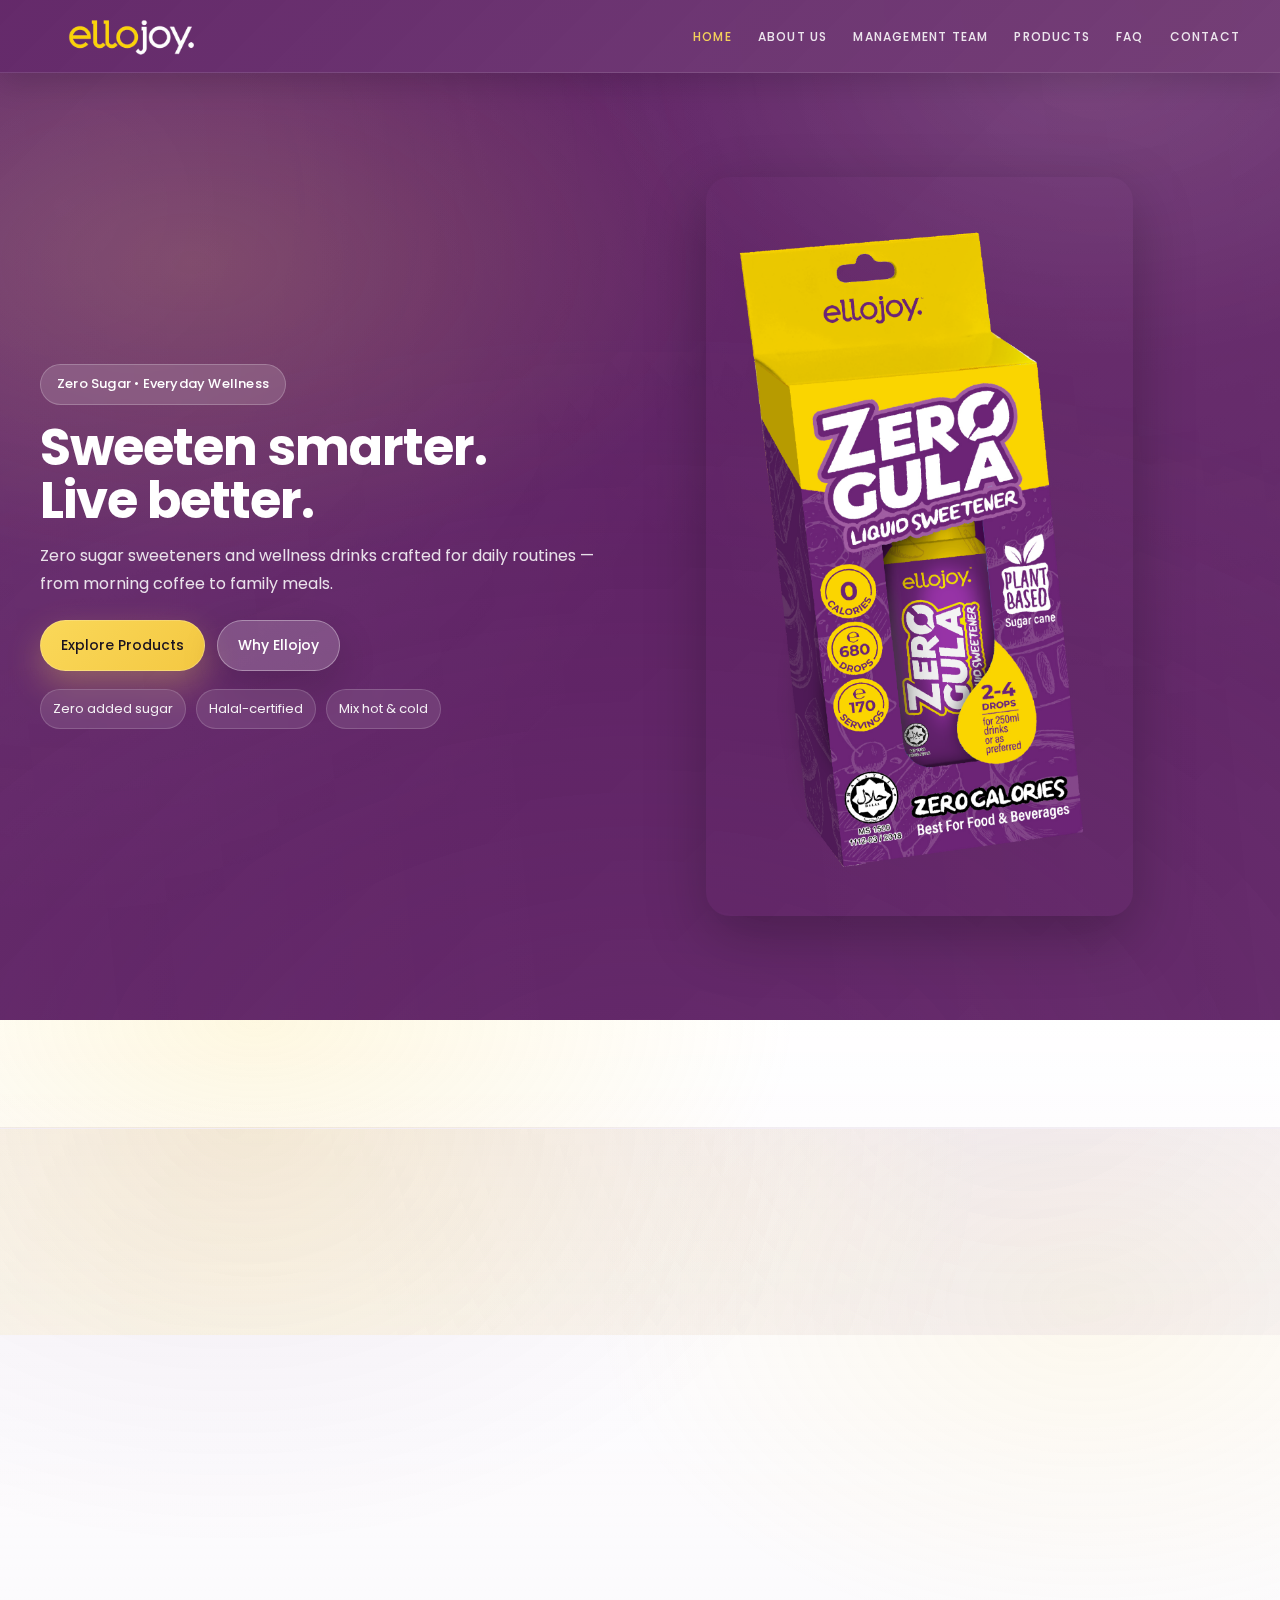
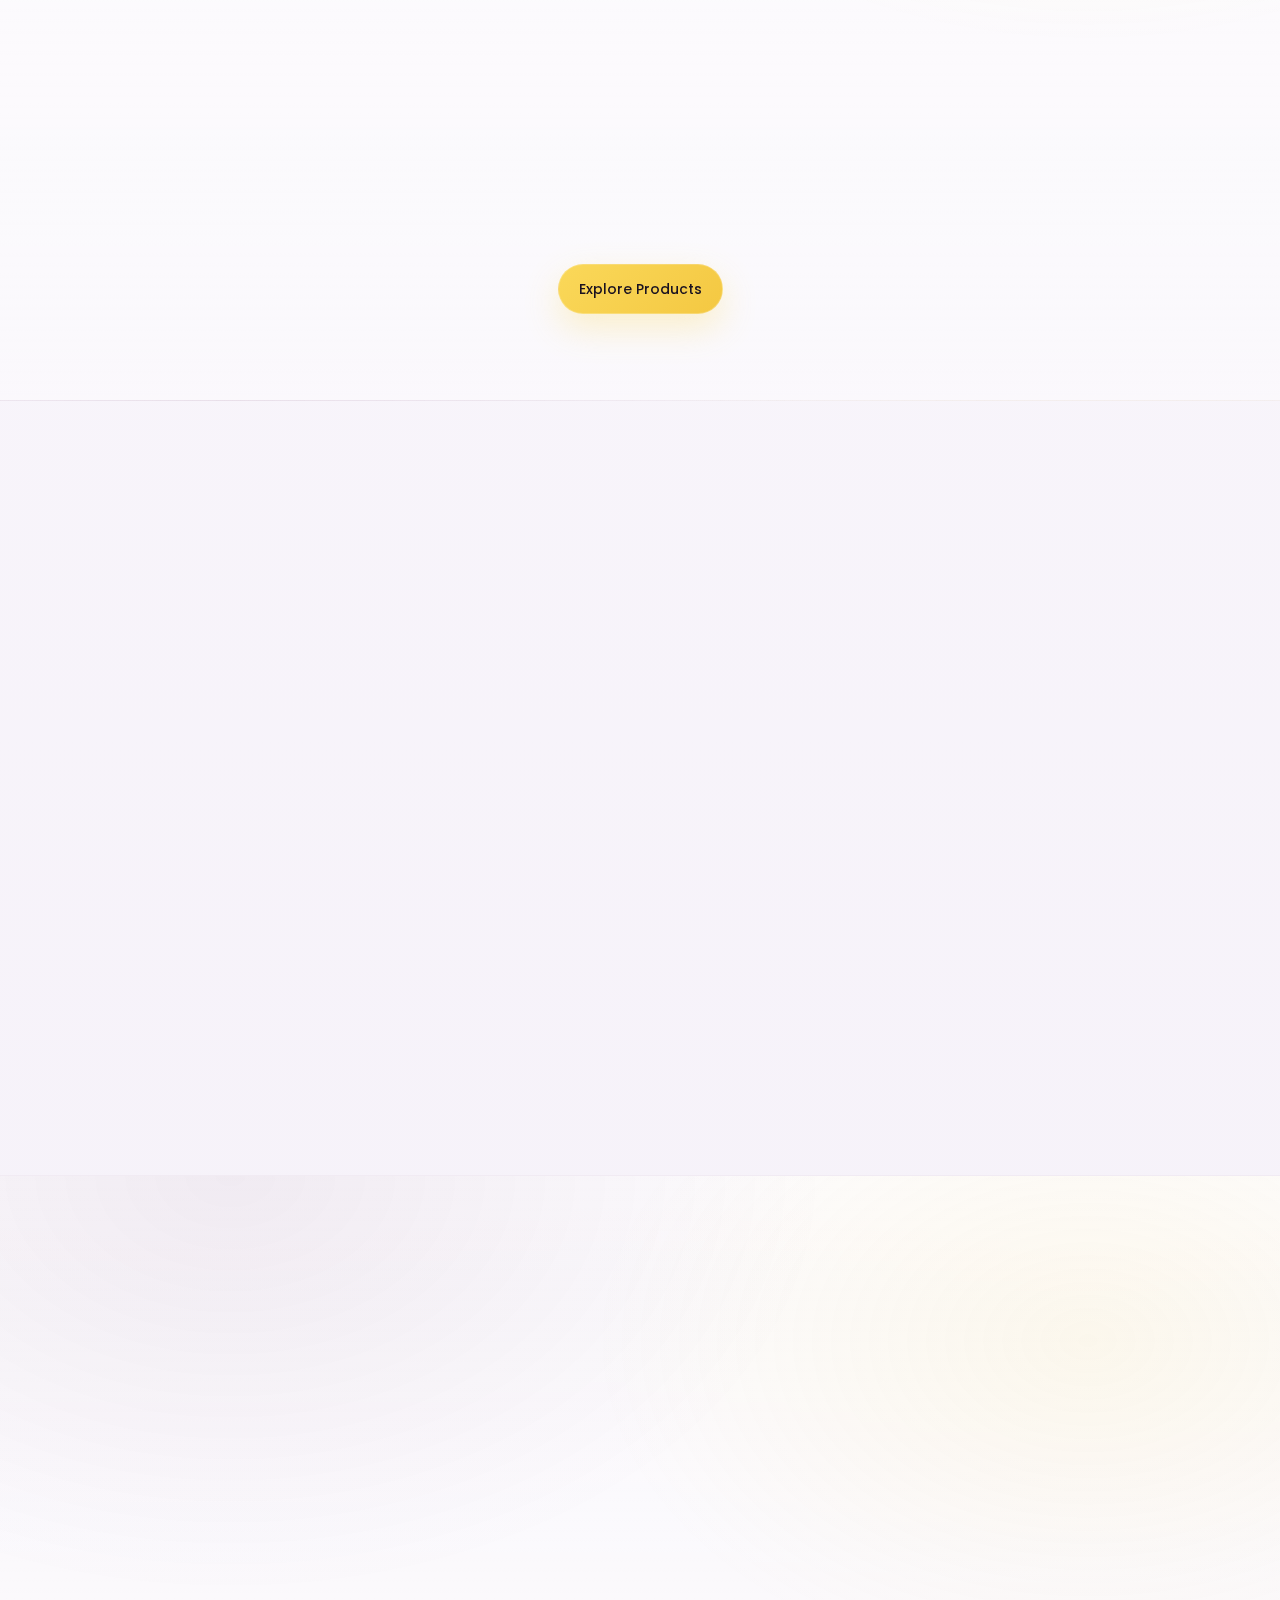
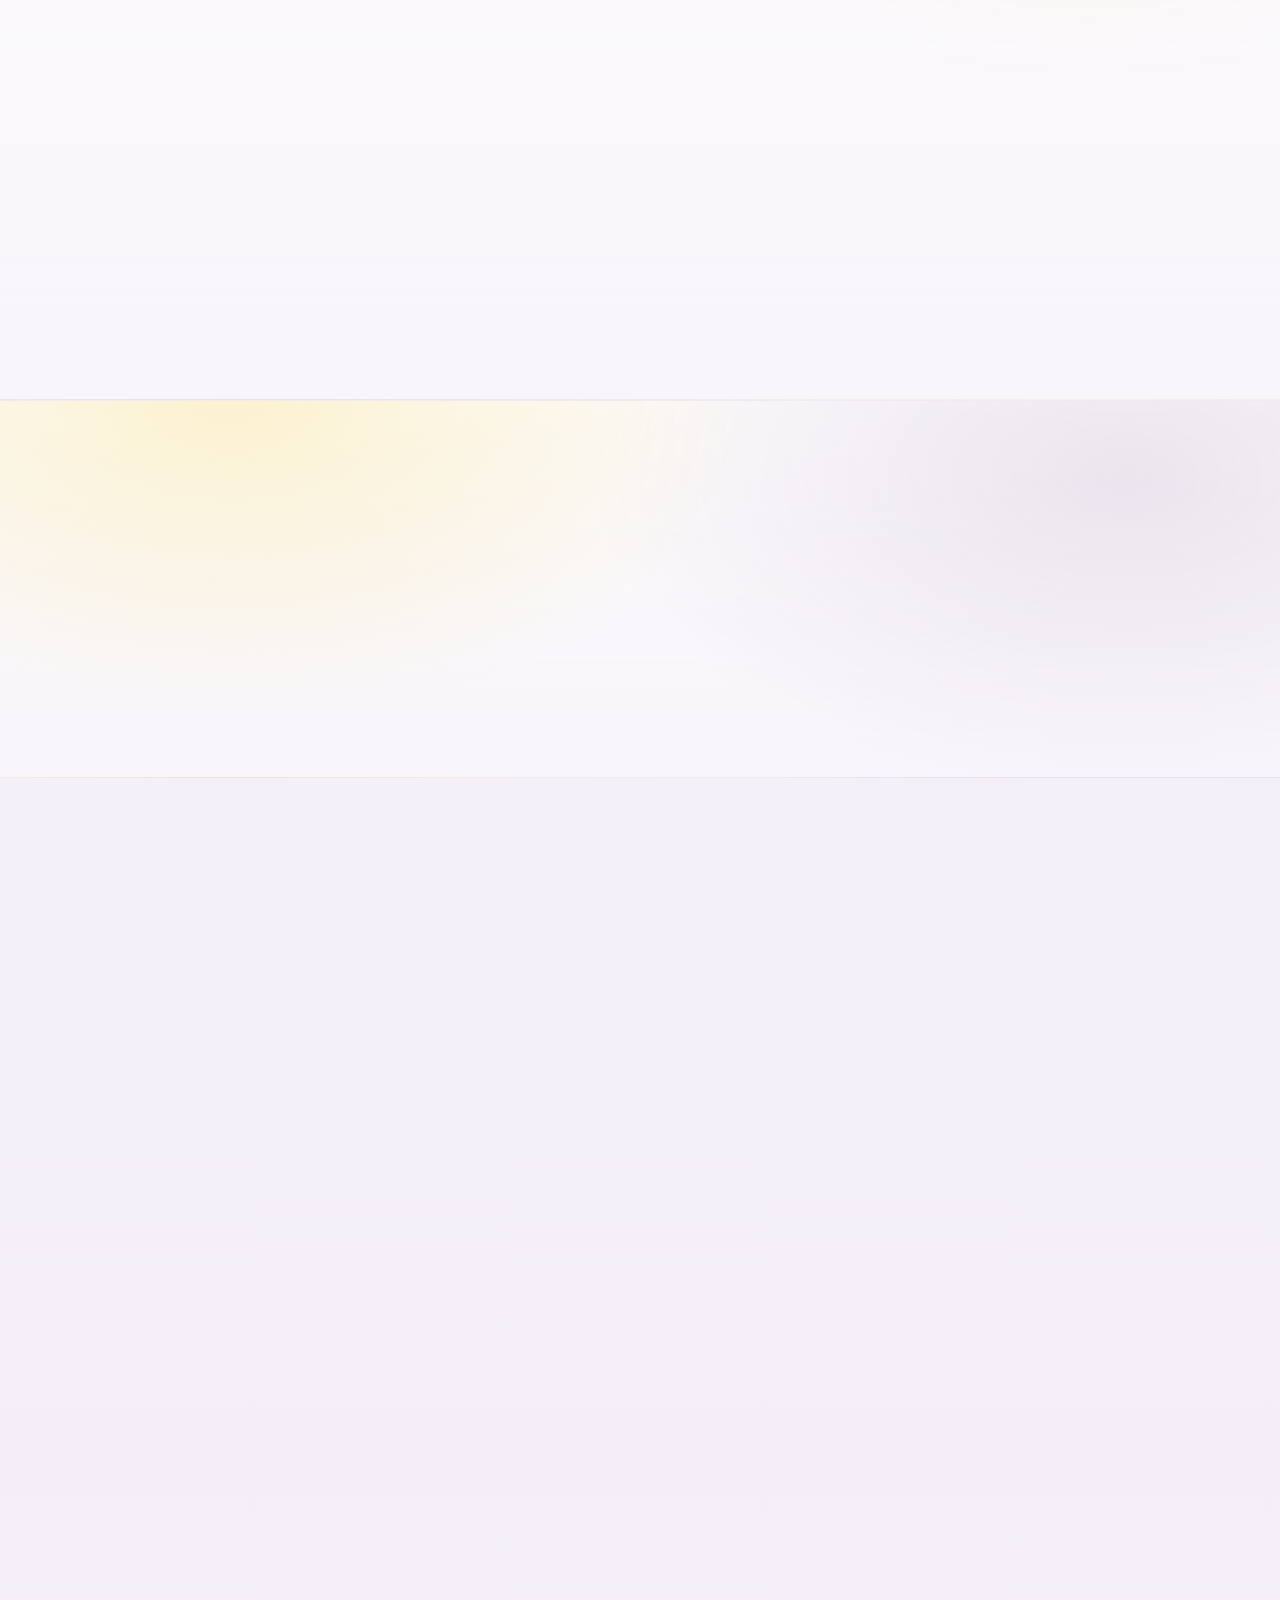
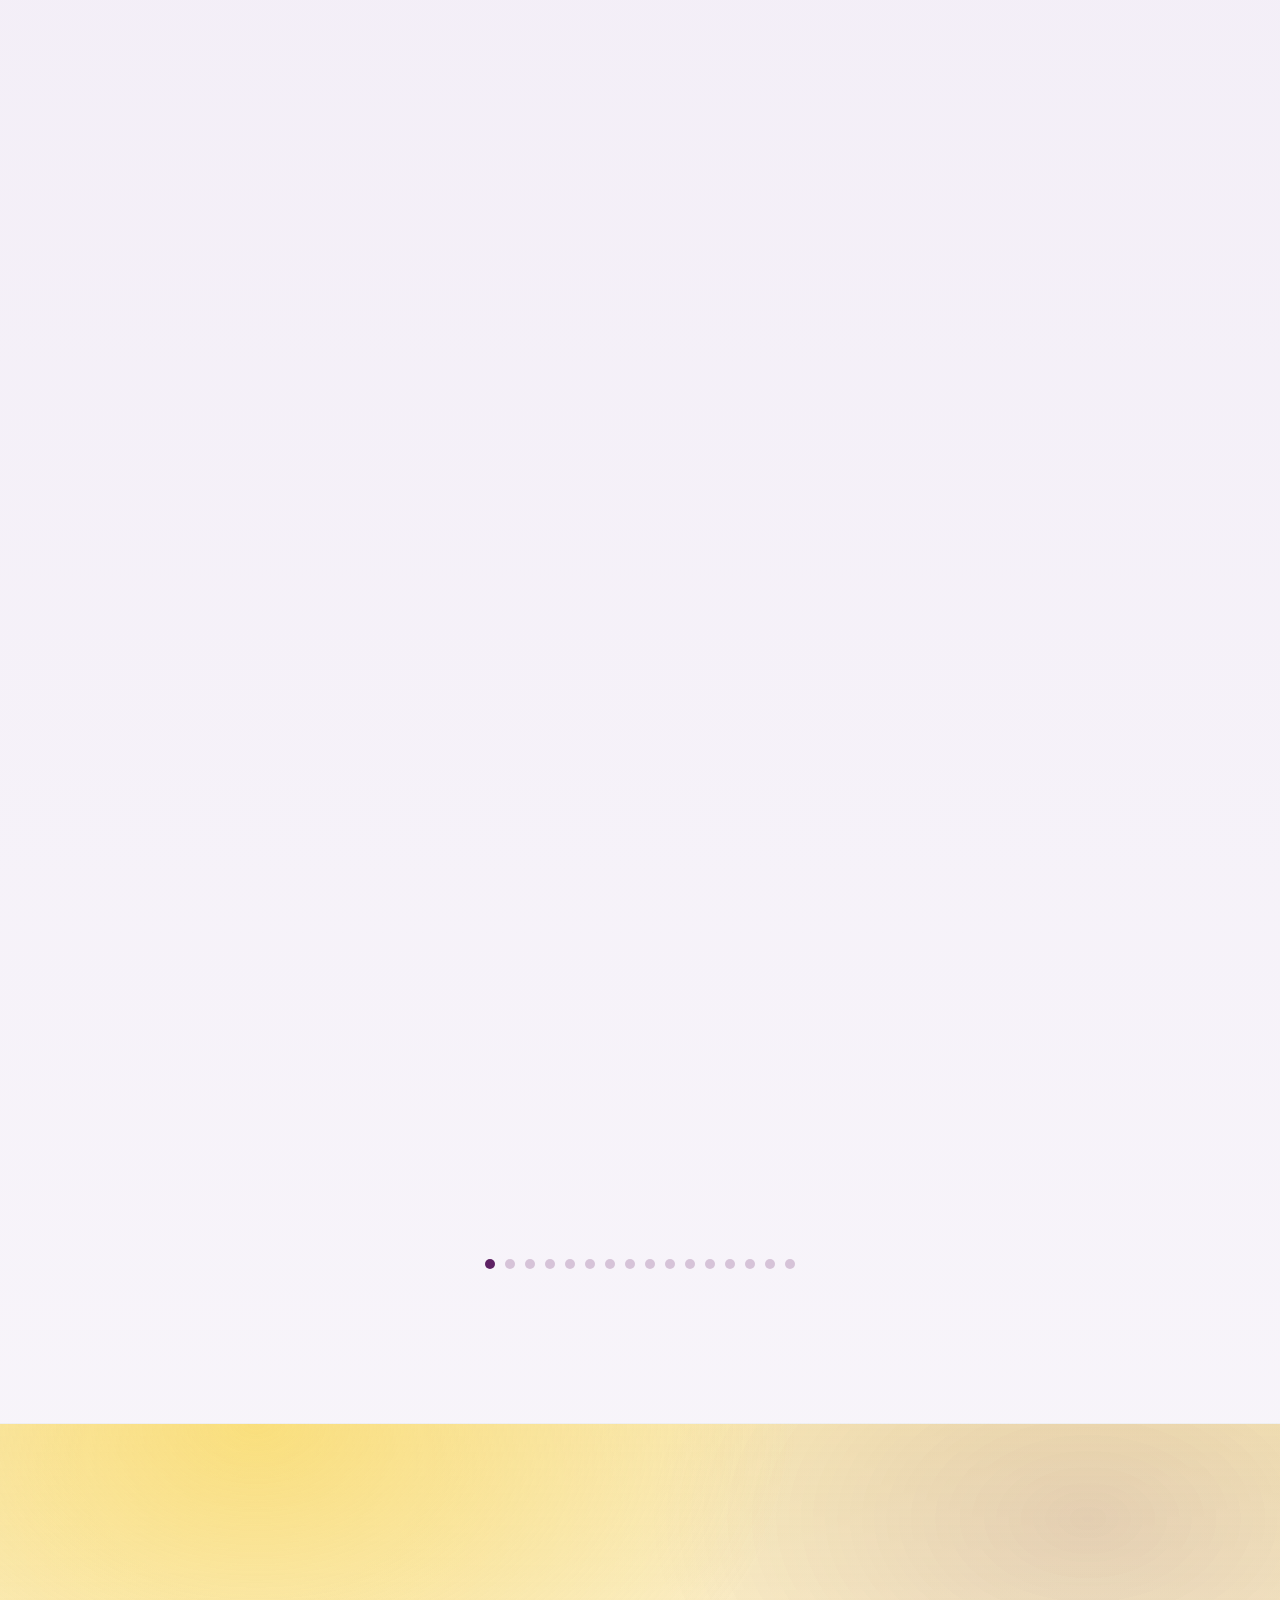
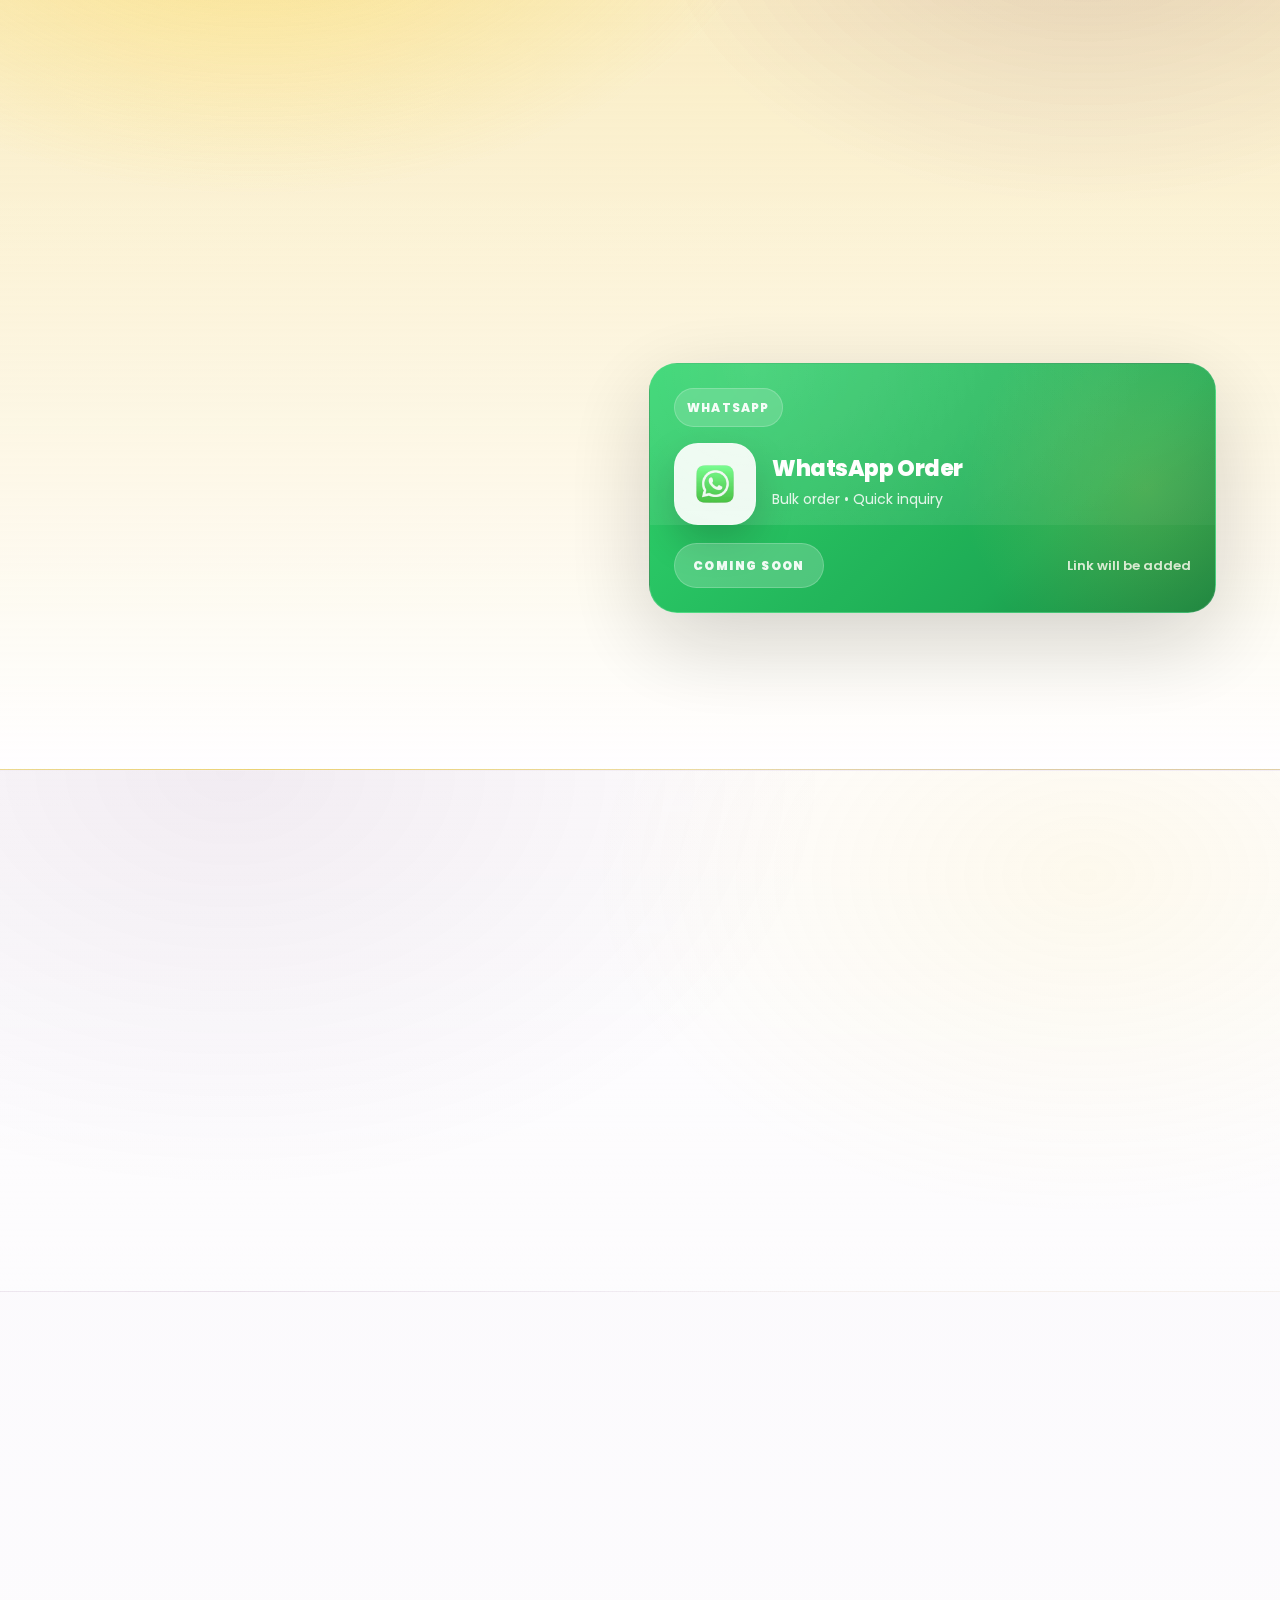
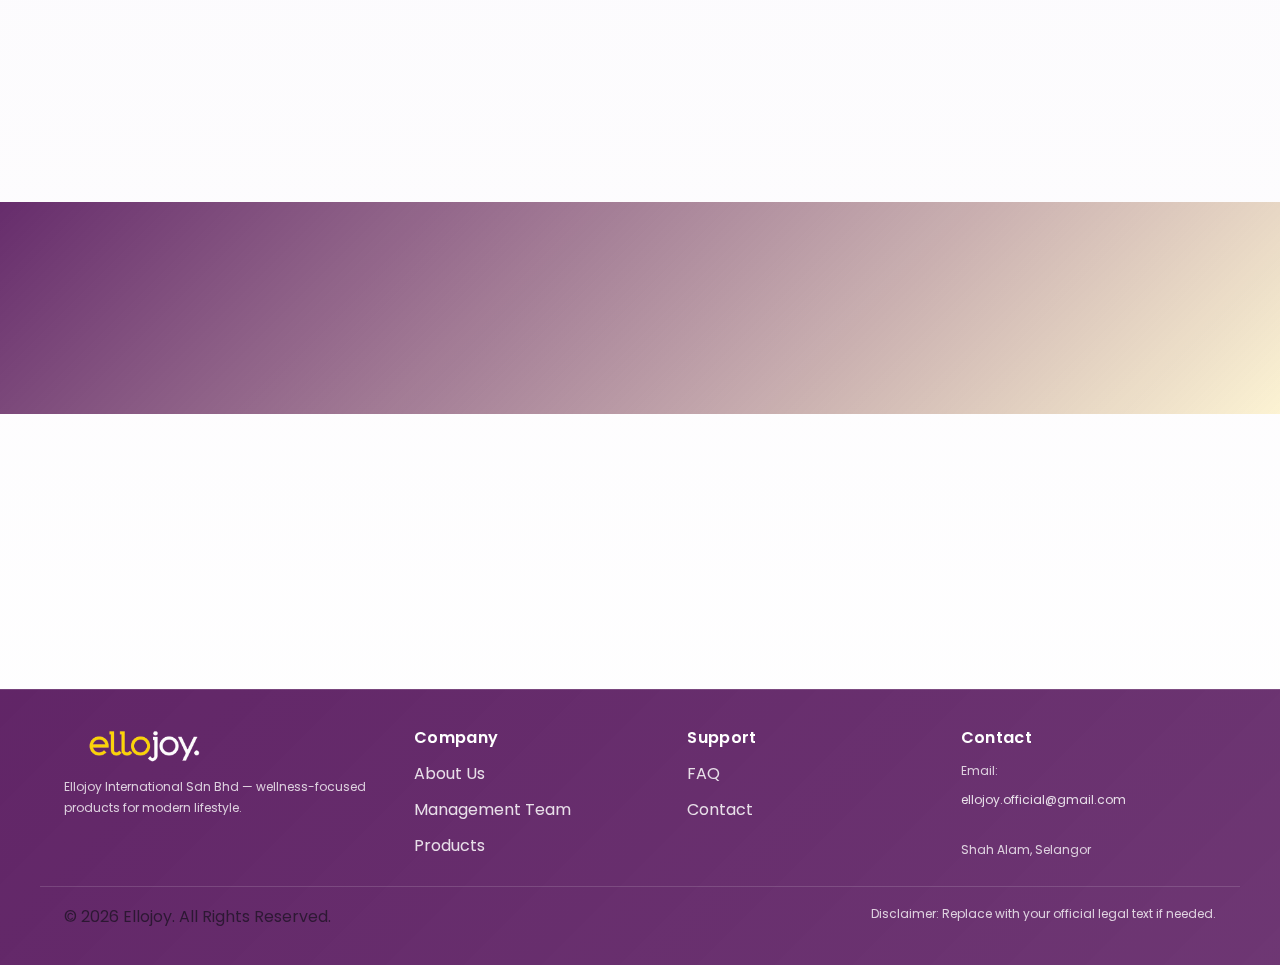
<file: index.html>
<!doctype html>
<html lang="en">
  <head>
    <meta charset="UTF-8" />
    <meta name="viewport" content="width=device-width, initial-scale=1.0" />
    <title>Ellojoy | Natural Sweetness, Better Living</title>
    <meta
      name="description"
      content="Ellojoy brings you a healthier way to enjoy sweetness — zero sugar, everyday friendly formulations."
    />
    <link rel="stylesheet" href="css/style.css" />
  </head>
  <body>
    <!-- HEADER -->
    <header class="site-header">
      <div class="container header-inner">
        <a class="brand" href="index.html" aria-label="Ellojoy Home">
          <img src="img/logo ellojoy.png" alt="Ellojoy Logo" />
        </a>

        <button class="nav-toggle" aria-label="Open menu" aria-expanded="false">
          <span></span><span></span><span></span>
        </button>

        <nav class="nav-menu" aria-label="Primary">
          <a class="nav-link active" href="index.html">HOME</a>
          <a class="nav-link" href="about.html">ABOUT US</a>
          <a class="nav-link" href="management-team.html">MANAGEMENT TEAM</a>
          <a class="nav-link" href="products.html">PRODUCTS</a>
          <a class="nav-link" href="faq.html">FAQ</a>
          <a class="nav-link" href="contact.html">CONTACT</a>
        </nav>
      </div>
    </header>

    <!-- HERO -->
    <section class="hero hero-premium">
      <div class="hero-bg" aria-hidden="true"></div>

      <div class="container hero-grid">
        <!-- LEFT -->
        <div class="hero-left reveal fade-up">
          <span class="badge">Zero Sugar • Everyday Wellness</span>

          <h1>Sweeten smarter.<br />Live better.</h1>

          <p class="hero-sub">
            Zero sugar sweeteners and wellness drinks crafted for daily routines
            — from morning coffee to family meals.
          </p>

          <div class="hero-cta">
            <a class="btn btn-primary" href="products.html">Explore Products</a>
            <a class="btn btn-ghost" href="#why-ellojoy">Why Ellojoy</a>
          </div>

          <div class="trust-row" aria-label="Trust highlights">
            <div class="trust-pill">Zero added sugar</div>
            <div class="trust-pill">Halal-certified</div>
            <div class="trust-pill">Mix hot & cold</div>
          </div>
        </div>

        <!-- RIGHT -->
        <div class="hero-right reveal fade-left">
          <div class="hero-image">
            <img src="img/SUCRALOSE.png" alt="Ellojoy Product Lifestyle" />
          </div>
        </div>
      </div>
    </section>

    <!-- LOGO STRIP / OFFICIAL CHANNELS -->
    <section class="strip strip-links">
      <div class="container strip-inner reveal fade-up">
        <div class="strip-left">
          <div class="strip-title">Official Channels</div>
          <p class="strip-sub muted">
            Tap logo to open official store / channel.
          </p>
        </div>

        <div class="strip-logos" aria-label="Official channels logo strip">
          <!-- TikTok -->
          <a
            class="logo-pill"
            href="https://www.tiktok.com/@ellojoy_malaysia?_r=1&_t=ZS-93C2V5oZ6Rt"
            target="_blank"
            rel="noopener"
            aria-label="Open Ellojoy TikTok"
          >
            <img
              src="img/tiktok logo transparent.png"
              alt="TikTok"
              class="strip-logo"
            />
            <span class="logo-text">TikTok Shop</span>
            <span class="logo-open">Open</span>
          </a>

          <!-- Shopee -->
          <a
            class="logo-pill"
            href="https://s.shopee.com.my/6fb9QanRMM"
            target="_blank"
            rel="noopener"
            aria-label="Open Ellojoy Shopee store"
          >
            <img src="img/shopee icon.png" alt="Shopee" class="strip-logo" />
            <span class="logo-text">Shopee</span>
            <span class="logo-open">Open</span>
          </a>

          <!-- WhatsApp (coming soon) -->
          <div
            class="logo-pill is-disabled"
            role="note"
            aria-label="WhatsApp coming soon"
          >
            <img
              src="img/whatsapp logo.png"
              alt="WhatsApp"
              class="strip-logo"
            />
            <span class="logo-text">WhatsApp</span>
            <span class="logo-open soon">Soon</span>
          </div>
        </div>
      </div>
    </section>

    <!-- WHY ELLOJOY -->
    <section id="why-ellojoy" class="section alt why-ellojoy">
      <div class="container">
        <!-- Section header -->
        <div class="section-head reveal fade-up">
          <span class="kicker">Why Ellojoy</span>
          <h2>Designed for daily drinks, built with care</h2>
          <p class="muted">
            Fokus pada rasa sedap, practical untuk rutin harian, dan trust yang
            senang untuk disemak.
          </p>
        </div>

        <!-- Features grid -->
        <div class="why-grid" aria-label="Why Ellojoy features">
          <article class="why-card reveal fade-up">
            <img
              src="img/natural.png"
              class="why-img"
              alt="Carefully Selected Ingredients"
            />
            <h3>Carefully Selected Ingredients</h3>
            <p>
              Formulation yang fokus pada kualiti, konsisten dan pengalaman
              minum yang best.
            </p>
          </article>

          <article class="why-card reveal fade-up">
            <img
              src="img/sucralose.jpg"
              class="why-img"
              alt="Zero Added Sugar Option"
            />
            <h3>Zero Added Sugar Option</h3>
            <p>
              Sweetened with sucralose — pilihan manis tanpa perlu tambah gula
              biasa.
            </p>
          </article>

          <article class="why-card reveal fade-up">
            <img src="img/daily.png" class="why-img" alt="Daily Friendly" />
            <h3>Daily Friendly</h3>
            <p>
              Senang guna untuk coffee, teh, air sejuk — memang ngam untuk rutin
              harian.
            </p>
          </article>

          <article class="why-card reveal fade-up">
            <img src="img/diet.png" class="why-img" alt="Low-Calorie Choice" />
            <h3>Low-Calorie Choice</h3>
            <p>
              Alternatif yang lebih ringan untuk yang prefer pilihan rendah
              kalori—tanpa kompromi rasa.
            </p>
          </article>

          <article class="why-card reveal fade-up">
            <img
              src="img/trusted.png"
              class="why-img"
              alt="Trusted Malaysian Brand"
            />
            <h3>Trusted Malaysian Brand</h3>
            <p>
              Brand Malaysia. Sijil/rujukan untuk produk terpilih dipaparkan di
              website untuk semakan.
            </p>
          </article>

          <article class="why-card reveal fade-up">
            <img
              src="img/versatile.png"
              class="why-img"
              alt="Versatile Usage"
            />
            <h3>Versatile Usage</h3>
            <p>
              Hot/cold friendly — sesuai untuk drinks, dessert, dan simple
              kitchen recipes.
            </p>
          </article>
        </div>

        <!-- CTA -->
        <div class="center" style="margin-top: 30px">
          <a class="btn btn-primary" href="products.html">Explore Products</a>
        </div>
      </div>
    </section>

    <!-- CERTIFICATIONS / TRUST -->
    <section id="certifications" class="section">
      <div class="container">
        <div class="section-head reveal fade-up">
          <span class="kicker">Certifications</span>
          <h2>Trust & quality you can verify</h2>
          <p class="muted">
            Kami paparkan sijil & rujukan utama untuk key products. (Klik untuk
            view.)
          </p>
        </div>

        <div class="cert-grid">
          <!-- HALAL: Zero Gula Sucralose (Original) -->
          <article class="cert-card reveal fade-up">
            <div class="cert-card-top">
              <div class="cert-chip">Zero Gula (Sucralose / Original)</div>
              <div class="tiny muted">Halal Certificate</div>
            </div>

            <a
              href="img/cert-halal-zerogula-sucralose.PNG"
              target="_blank"
              rel="noopener"
            >
              <img
                class="cert-img"
                src="img/cert-halal-zerogula-sucralose.PNG"
                alt="Halal Certificate - Ellojoy Zero Gula Liquid Sweetener"
              />
            </a>

            <p class="tiny muted" style="margin-top: 10px">
              *Klik gambar untuk view penuh.
            </p>
          </article>

          <!-- HALAL: Fury + Coffee/Chocolate series -->
          <article class="cert-card reveal fade-up">
            <div class="cert-card-top">
              <div class="cert-chip">Fury + Coffee/Chocolate Series</div>
              <div class="tiny muted">Halal Certificate</div>
            </div>

            <a
              href="img/cert-halal-fury-coffee-choc.jpg"
              target="_blank"
              rel="noopener"
            >
              <img
                class="cert-img"
                src="img/cert-halal-fury-coffee-choc.jpg"
                alt="Halal Certificate - Ener Choc, Black Stallion, Rose Mare, and selected Zero Gula variants"
              />
            </a>

            <p class="tiny muted" style="margin-top: 10px">
              Covers: Ener Choc, Black Stallion, Rose Mare & selected Zero Gula
              variants (see certificate).
            </p>
          </article>

          <!-- AROMEDIX -->
          <article class="cert-card reveal fade-up">
            <div class="cert-card-top">
              <div class="cert-chip">Aromedix</div>
              <div class="tiny muted">Product Notification / Info</div>
            </div>

            <a
              href="img/cert-aromedix-notification.jpg"
              target="_blank"
              rel="noopener"
            >
              <img
                class="cert-img"
                src="img/cert-aromedix-notification.jpg"
                alt="Product Notification - Ellojoy Aromedix Minyak Terapi Herba (NOT240105224K)"
              />
            </a>

            <p class="tiny muted" style="margin-top: 10px">
              Product: ELLOJOY AROMEDIX MINYAK TERAPI HERBA (Notification No:
              NOT240105224K).
            </p>
          </article>
        </div>

        <div class="cert-note reveal fade-up" style="margin-top: 16px">
          <p class="tiny muted">
            Note: Sijil yang dipaparkan adalah untuk rujukan pelanggan. Untuk
            pengesahan rasmi, rujuk dokumen asal/portal berkaitan.
          </p>
        </div>
      </div>
    </section>

    <!-- PREMIUM COMPARISON TABLE -->
    <section class="section alt">
      <div class="container">
        <div class="section-head reveal fade-up">
          <span class="kicker">Comparison</span>
          <h2>Why Ellojoy is easier for daily use</h2>
          <p class="muted">
            Simple comparison — fokus practicality, taste, dan penggunaan
            harian.
          </p>
        </div>

        <div class="compare-pro reveal fade-up" aria-label="Comparison table">
          <div class="compare-pro-scroll">
            <table class="compare-pro-table">
              <thead>
                <tr>
                  <th class="c-feature">Feature</th>
                  <th class="c-ellojoy">
                    <span class="col-pill col-pill-brand">Ellojoy</span>
                  </th>
                  <th class="c-market">
                    <span class="col-pill col-pill-gray">Regular Sugar</span>
                  </th>
                  <th class="c-market">
                    <span class="col-pill col-pill-gray">Powder Sweetener</span>
                  </th>
                </tr>
              </thead>

              <tbody>
                <tr>
                  <td class="c-feature">Practicality (easy carry)</td>
                  <td class="c-ellojoy yes">✅ Yes</td>
                  <td class="c-market no">❌ No</td>
                  <td class="c-market mid">⚠️ Depends</td>
                </tr>

                <tr>
                  <td class="c-feature">Taste consistency</td>
                  <td class="c-ellojoy yes">✅ Consistent</td>
                  <td class="c-market mid">⚠️ Varies</td>
                  <td class="c-market mid">⚠️ Sometimes aftertaste</td>
                </tr>

                <tr>
                  <td class="c-feature">Easy to mix (hot/cold drinks)</td>
                  <td class="c-ellojoy yes">✅ Easy</td>
                  <td class="c-market mid">⚠️ Need dissolve</td>
                  <td class="c-market mid">⚠️ Can clump</td>
                </tr>

                <tr>
                  <td class="c-feature">Zero sugar option</td>
                  <td class="c-ellojoy yes">✅ Available</td>
                  <td class="c-market no">❌ No</td>
                  <td class="c-market yes">✅ Available</td>
                </tr>
              </tbody>
            </table>
          </div>

          <div class="compare-pro-note">
            <div class="note-chip">Note</div>
            <p class="muted small">
              Comparison ni boleh tweak ikut kempen kau. Kalau nak tambah column
              “Cafe/Drinks Luar” pun boleh.
            </p>
          </div>
        </div>

        <div class="center reveal fade-up" style="margin-top: 16px">
          <a class="btn btn-primary" href="#buy">See Where To Buy</a>
        </div>
      </div>
    </section>

    <!-- STATS (PREMIUM MINIMAL) -->
    <section class="section stats-section-min">
      <div class="container">
        <div class="stats-min reveal fade-up" aria-label="Ellojoy quick stats">
          <div class="stat-min">
            <div class="stat-num">20+</div>
            <div class="stat-label">Variants</div>
            <div class="stat-desc">Flavours, original & collabs.</div>
          </div>

          <div class="stat-min">
            <div class="stat-num">Hot/Cold</div>
            <div class="stat-label">Easy Mix</div>
            <div class="stat-desc">Coffee, iced drinks & desserts.</div>
          </div>

          <div class="stat-min">
            <div class="stat-num">Halal</div>
            <div class="stat-label">Trust Ready</div>
            <div class="stat-desc">Certificate displayed on site.</div>
          </div>

          <div class="stat-min">
            <div class="stat-num">MY</div>
            <div class="stat-label">Malaysia Based</div>
            <div class="stat-desc">Local support & fulfilment.</div>
          </div>
        </div>

        <p
          class="tiny muted reveal fade-up"
          style="text-align: center; margin-top: 12px"
        >
          *Replace numbers with actual data bila dah ready.
        </p>
      </div>
    </section>

    <!-- BEST SELLERS -->
    <section class="section">
      <div class="container">
        <div class="section-head reveal fade-up">
          <span class="kicker">Best Sellers</span>
          <h2>Top picks customers love</h2>
          <p class="muted">Quick picks — sesuai untuk homepage.</p>
        </div>

        <div class="best-grid" aria-label="Best selling products">
          <article class="best-card reveal fade-up">
            <div class="best-top">
              <span class="best-tag">Zero Gula Flavour</span>
              <span class="best-price">RM 39</span>
            </div>
            <img
              class="best-img"
              src="img/MANGO.png"
              alt="Zero Gula Flavour Mango"
            />
            <h3>Mango</h3>
            <p class="muted small">
              Mangga berkrim, manis smooth — sedap untuk air sejuk.
            </p>
            <div class="best-actions">
              <a class="btn btn-primary" href="products.html">View</a>
              <a class="btn btn-ghost" href="#buy">Buy Now</a>
            </div>
          </article>

          <article class="best-card reveal fade-up">
            <div class="best-top">
              <span class="best-tag">Zero Gula Flavour</span>
              <span class="best-price">RM 39</span>
            </div>
            <img
              class="best-img"
              src="img/LYCHEE.png"
              alt="Zero Gula Flavour Lychee"
            />
            <h3>Lychee</h3>
            <p class="muted small">
              Manis wangi, rasa fresh — padu untuk minuman harian.
            </p>
            <div class="best-actions">
              <a class="btn btn-primary" href="products.html">View</a>
              <a class="btn btn-ghost" href="#buy">Buy Now</a>
            </div>
          </article>

          <article class="best-card reveal fade-up">
            <div class="best-top">
              <span class="best-tag">Zero Gula Flavour</span>
              <span class="best-price">RM 39</span>
            </div>
            <img
              class="best-img"
              src="img/GRAPE.png"
              alt="Zero Gula Flavour Grape"
            />
            <h3>Anggur</h3>
            <p class="muted small">
              Manis anggur classic — sesuai untuk seisi rumah.
            </p>
            <div class="best-actions">
              <a class="btn btn-primary" href="products.html">View</a>
              <a class="btn btn-ghost" href="#buy">Buy Now</a>
            </div>
          </article>

          <article class="best-card reveal fade-up">
            <div class="best-top">
              <span class="best-tag">Zero Gula Sucralose</span>
              <span class="best-price">RM 39</span>
            </div>
            <img
              class="best-img"
              src="img/SUCRALOSE.png"
              alt="Zero Gula Sucralose Original"
            />
            <h3>Original</h3>
            <p class="muted small">
              Manis neutral, mudah mix — sesuai untuk coffee & recipes.
            </p>
            <div class="best-actions">
              <a class="btn btn-primary" href="products.html">View</a>
              <a class="btn btn-ghost" href="#buy">Buy Now</a>
            </div>
          </article>

          <article class="best-card reveal fade-up">
            <div class="best-top">
              <span class="best-tag">Fury Edition</span>
              <span class="best-price">RM 39</span>
            </div>
            <img
              class="best-img"
              src="img/zg fury mangostrawberry.png"
              alt="Fury Mango Strawberry"
            />
            <h3>Mango Strawberry</h3>
            <p class="muted small">
              Masam manis bertenaga — flavour paling ramai repeat.
            </p>
            <div class="best-actions">
              <a class="btn btn-primary" href="products.html">View</a>
              <a class="btn btn-ghost" href="#buy">Buy Now</a>
            </div>
          </article>

          <article class="best-card reveal fade-up">
            <div class="best-top">
              <span class="best-tag">Fury Edition</span>
              <span class="best-price">RM 39</span>
            </div>
            <img
              class="best-img"
              src="img/zg fury asamboi.png"
              alt="Fury Apple Asam Boi"
            />
            <h3>Apple Asam Boi</h3>
            <p class="muted small">
              Masam unik “kick” — sedap bila bancuh sejuk.
            </p>
            <div class="best-actions">
              <a class="btn btn-primary" href="products.html">View</a>
              <a class="btn btn-ghost" href="#buy">Buy Now</a>
            </div>
          </article>

          <article class="best-card reveal fade-up">
            <div class="best-top">
              <span class="best-tag">Coffee & Chocolate</span>
              <span class="best-price">RM 39</span>
            </div>
            <img class="best-img" src="img/ener choc.png" alt="Ener Choc" />
            <h3>Ener Choc</h3>
            <p class="muted small">
              Coklat tenaga — smooth, sesuai untuk orang dewasa.
            </p>
            <div class="best-actions">
              <a class="btn btn-primary" href="products.html">View</a>
              <a class="btn btn-ghost" href="#buy">Buy Now</a>
            </div>
          </article>

          <article class="best-card reveal fade-up">
            <div class="best-top">
              <span class="best-tag">Coffee & Chocolate</span>
              <span class="best-price">RM 39</span>
            </div>
            <img
              class="best-img"
              src="img/black stallion.png"
              alt="Black Stallion Coffee"
            />
            <h3>Black Stallion</h3>
            <p class="muted small">
              Kopi “strong character” — untuk yang suka kopi padu.
            </p>
            <div class="best-actions">
              <a class="btn btn-primary" href="products.html">View</a>
              <a class="btn btn-ghost" href="#buy">Buy Now</a>
            </div>
          </article>
        </div>

        <div class="center reveal fade-up" style="margin-top: 18px">
          <a class="btn btn-ghost" href="products.html">See full catalogue</a>
        </div>
      </div>
    </section>

    <!-- PRODUCTS SLIDER -->
    <section class="section">
      <div class="container">
        <div class="section-head reveal fade-up">
          <span class="kicker">Our Collection</span>
          <h2>Discover Ellojoy Products</h2>
          <p class="muted">
            Browse by category — slider auto jalan, dot boleh klik, responsive
            siap.
          </p>
        </div>

        <div
          class="product-category reveal fade-up"
          role="tablist"
          aria-label="Product categories"
        >
          <button
            class="active"
            data-cat="flavour"
            role="tab"
            aria-selected="true"
          >
            Zero Gula Flavour
          </button>
          <button data-cat="monkfruit" role="tab" aria-selected="false">
            Zero Gula Monkfruit
          </button>
          <button data-cat="sucralose" role="tab" aria-selected="false">
            Zero Gula Sucralose
          </button>
          <button data-cat="fury" role="tab" aria-selected="false">
            Zero Gula (Edisi Fury)
          </button>
          <button data-cat="coffee" role="tab" aria-selected="false">
            Coffee & Chocolate (Edisi Fury)
          </button>
          <button data-cat="aromedix" role="tab" aria-selected="false">
            Minyak Aromedix
          </button>
        </div>

        <div class="slider reveal fade-up" aria-label="Product slider">
          <button class="slider-btn prev" aria-label="Previous product">
            &#10094;
          </button>

          <div class="slider-viewport">
            <div class="slider-track" id="sliderTrack"></div>
          </div>

          <button class="slider-btn next" aria-label="Next product">
            &#10095;
          </button>
        </div>

        <div class="slider-dots" id="sliderDots" aria-label="Slider dots"></div>

        <div class="center reveal fade-up" style="margin-top: 18px">
          <a class="btn btn-primary" href="products.html">View All Products</a>
        </div>
      </div>
    </section>

    <!-- WHERE TO BUY (PREMIUM - 2x2 GRID, GOLD THEME, DIFFERENT CARD COLORS) -->
    <section id="buy" class="section buy-section">
      <div class="container">
        <div class="section-head reveal fade-up">
          <span class="kicker">Where to Buy</span>
          <h2>Buy from our Official Stores</h2>
          <p class="muted">
            Klik platform pilihan — terus ke kedai rasmi Ellojoy.
          </p>
        </div>

        <div class="buy-grid-premium" aria-label="Official buying channels">
          <!-- 1) TikTok Shop (Main) -->
          <a
            class="buy-card-premium reveal fade-up is-priority buy-tiktok-main"
            href="https://www.tiktok.com/@ellojoy_malaysia?_r=1&_t=ZS-93C2V5oZ6Rt"
            target="_blank"
            rel="noopener"
            aria-label="Open TikTok Shop: ellojoy_malaysia"
          >
            <div class="buy-toprow">
              <div class="buy-badge-premium">OFFICIAL • MAIN</div>
              <div class="buy-pulse" aria-hidden="true"></div>
            </div>

            <div class="buy-main">
              <img
                src="img/tiktok logo transparent.png"
                alt="TikTok logo"
                class="buy-logo-premium"
              />
              <div class="buy-info">
                <h3>TikTok Shop</h3>
                <p class="muted small">@ellojoy_malaysia</p>
              </div>
            </div>

            <div class="buy-actions">
              <span class="buy-open">OPEN</span>
              <span class="buy-hint">Tap to buy now</span>
            </div>
          </a>

          <!-- 2) TikTok International -->
          <a
            class="buy-card-premium reveal fade-up buy-tiktok-int"
            href="https://www.tiktok.com/@ellojoyinternational_my?_r=1&_t=ZS-93C2ZPPCSmX"
            target="_blank"
            rel="noopener"
            aria-label="Open TikTok International: ellojoyinternational_my"
          >
            <div class="buy-toprow">
              <div class="buy-badge-premium">OFFICIAL</div>
            </div>

            <div class="buy-main">
              <img
                src="img/tiktok logo transparent.png"
                alt="TikTok logo"
                class="buy-logo-premium"
              />
              <div class="buy-info">
                <h3>TikTok International</h3>
                <p class="muted small">@ellojoyinternational_my</p>
              </div>
            </div>

            <div class="buy-actions">
              <span class="buy-open">OPEN</span>
              <span class="buy-hint">Browse products</span>
            </div>
          </a>

          <!-- 3) Shopee -->
          <a
            class="buy-card-premium reveal fade-up buy-shopee"
            href="https://s.shopee.com.my/6fb9QanRMM"
            target="_blank"
            rel="noopener"
            aria-label="Open Shopee store"
          >
            <div class="buy-toprow">
              <div class="buy-badge-premium">OFFICIAL</div>
            </div>

            <div class="buy-main">
              <img
                src="img/shopee icon.png"
                alt="Shopee logo"
                class="buy-logo-premium"
              />
              <div class="buy-info">
                <h3>Shopee</h3>
                <p class="muted small">Bundles • Vouchers • Checkout mudah</p>
              </div>
            </div>

            <div class="buy-actions">
              <span class="buy-open">OPEN</span>
              <span class="buy-hint">Shop now</span>
            </div>
          </a>

          <!-- 4) WhatsApp -->
          <div
            class="buy-card-premium reveal fade-up is-disabled buy-whatsapp"
            role="note"
            aria-label="WhatsApp order coming soon"
          >
            <div class="buy-toprow">
              <div class="buy-badge-premium">WHATSAPP</div>
            </div>

            <div class="buy-main">
              <img
                src="img/whatsapp logo.png"
                alt="WhatsApp logo"
                class="buy-logo-premium"
              />
              <div class="buy-info">
                <h3>WhatsApp Order</h3>
                <p class="muted small">Bulk order • Quick inquiry</p>
              </div>
            </div>

            <div class="buy-actions">
              <span class="buy-open is-soon">COMING SOON</span>
              <span class="buy-hint">Link will be added</span>
            </div>
          </div>
        </div>

        <div class="buy-footnote reveal fade-up">
          <div class="buy-footnote-icon">⚡</div>
          <p class="small">
            Tip: Untuk promo paling laju, check <b>TikTok Shop (Main)</b> dulu.
          </p>
        </div>
      </div>
    </section>

    <!-- HOW IT WORKS -->
    <section class="section alt">
      <div class="container">
        <div class="section-head reveal fade-up">
          <span class="kicker">How It Works</span>
          <h2>Simple steps, everyday use</h2>
          <p class="muted">
            Senang faham: pilih rutin, guna ikut citarasa, dan repeat bila dah
            ngam.
          </p>
        </div>

        <div class="steps">
          <div class="step-card reveal fade-up">
            <div class="step-no">01</div>
            <h3>Choose your routine</h3>
            <p>
              Sweetener, Fury collab, coffee/chocolate, atau Aromedix — ikut
              keperluan harian.
            </p>
          </div>

          <div class="step-card reveal fade-up">
            <div class="step-no">02</div>
            <h3>Use it your way</h3>
            <p>
              Mix in drinks, coffee, desserts — start small, adjust sampai sedap
              ngam.
            </p>
          </div>

          <div class="step-card reveal fade-up">
            <div class="step-no">03</div>
            <h3>Repeat with ease</h3>
            <p>
              Practical, consistent taste, senang restock melalui official
              channels.
            </p>
          </div>
        </div>
      </div>
    </section>

    <!-- TESTIMONIALS -->
    <section class="section">
      <div class="container">
        <div class="section-head reveal fade-up">
          <span class="kicker">Testimonials</span>
          <h2>What customers say</h2>
          <p class="muted">
            Bila dah ada real screenshot, boleh swap jadi gambar + quote.
          </p>
        </div>

        <div class="testi-grid">
          <div class="testi-card reveal fade-up">
            <div class="testi-meta">
              <div class="testi-stars" aria-label="5 star rating">★★★★★</div>
              <div class="testi-tag">Shopee Buyer</div>
            </div>
            <p>
              "Ellojoy makes my coffee so much better without the sugar crash.
              Love it!"
            </p>
            <div class="testi-by">— Aisyah R.</div>
          </div>

          <div class="testi-card reveal fade-up">
            <div class="testi-meta">
              <div class="testi-stars" aria-label="5 star rating">★★★★★</div>
              <div class="testi-tag">TikTok Shop</div>
            </div>
            <p>
              "Flavours dia padu. Senang nak bancuh, tak perlu fikir banyak."
            </p>
            <div class="testi-by">— Farhan M.</div>
          </div>

          <div class="testi-card reveal fade-up">
            <div class="testi-meta">
              <div class="testi-stars" aria-label="5 star rating">★★★★★</div>
              <div class="testi-tag">Repeat Customer</div>
            </div>
            <p>"Rasa clean & smooth. Jadi go-to sweetener rumah."</p>
            <div class="testi-by">— Lina S.</div>
          </div>
        </div>
      </div>
    </section>

    <!-- BIG CTA BANNER -->
    <section class="cta-banner">
      <div class="container cta-inner reveal fade-up">
        <div>
          <h2>Ready to explore Ellojoy?</h2>
          <p class="muted">
            Browse full lineup & pick what fits your lifestyle.
          </p>
        </div>
        <div class="cta-actions">
          <a class="btn btn-primary" href="products.html">Browse Products</a>
          <a class="btn btn-ghost" href="contact.html">Work With Us</a>
        </div>
      </div>
    </section>

    <!-- NEWSLETTER -->
    <section class="section">
      <div class="container">
        <div class="newsletter reveal fade-up">
          <div class="newsletter-left">
            <h3>Get updates & promos</h3>
            <p class="muted">
              Masuk email untuk dapat promo / launch baru. (Demo form)
            </p>
          </div>
          <form
            class="newsletter-form"
            onsubmit="
              event.preventDefault();
              alert('Subscribed (demo)!');
            "
          >
            <input type="email" required placeholder="Enter your email" />
            <button class="btn btn-primary" type="submit">Subscribe</button>
          </form>
        </div>
      </div>
    </section>

    <!-- FOOTER -->
    <footer class="site-footer">
      <div class="container footer-grid">
        <div class="footer-col">
          <img
            class="footer-logo"
            src="img/logo ellojoy.png"
            alt="Ellojoy Logo"
          />
          <p class="tiny muted">
            Ellojoy International Sdn Bhd — wellness-focused products for modern
            lifestyle.
          </p>
        </div>

        <div class="footer-col">
          <div class="footer-title">Company</div>
          <a href="about.html">About Us</a>
          <a href="management-team.html">Management Team</a>
          <a href="products.html">Products</a>
        </div>

        <div class="footer-col">
          <div class="footer-title">Support</div>
          <a href="faq.html">FAQ</a>
          <a href="contact.html">Contact</a>
        </div>

        <div class="footer-col">
          <div class="footer-title">Contact</div>
          <div class="tiny muted">
            Email:
            <a href="mailto:ellojoy.official@gmail.com"
              >ellojoy.official@gmail.com</a
            ><br />
            Shah Alam, Selangor
          </div>
        </div>
      </div>

      <div class="container footer-bottom">
        <p>© <span id="year"></span> Ellojoy. All Rights Reserved.</p>
        <p class="tiny muted">
          Disclaimer: Replace with your official legal text if needed.
        </p>
      </div>
    </footer>

    <script src="js/main.js"></script>
  </body>
</html>
</file>
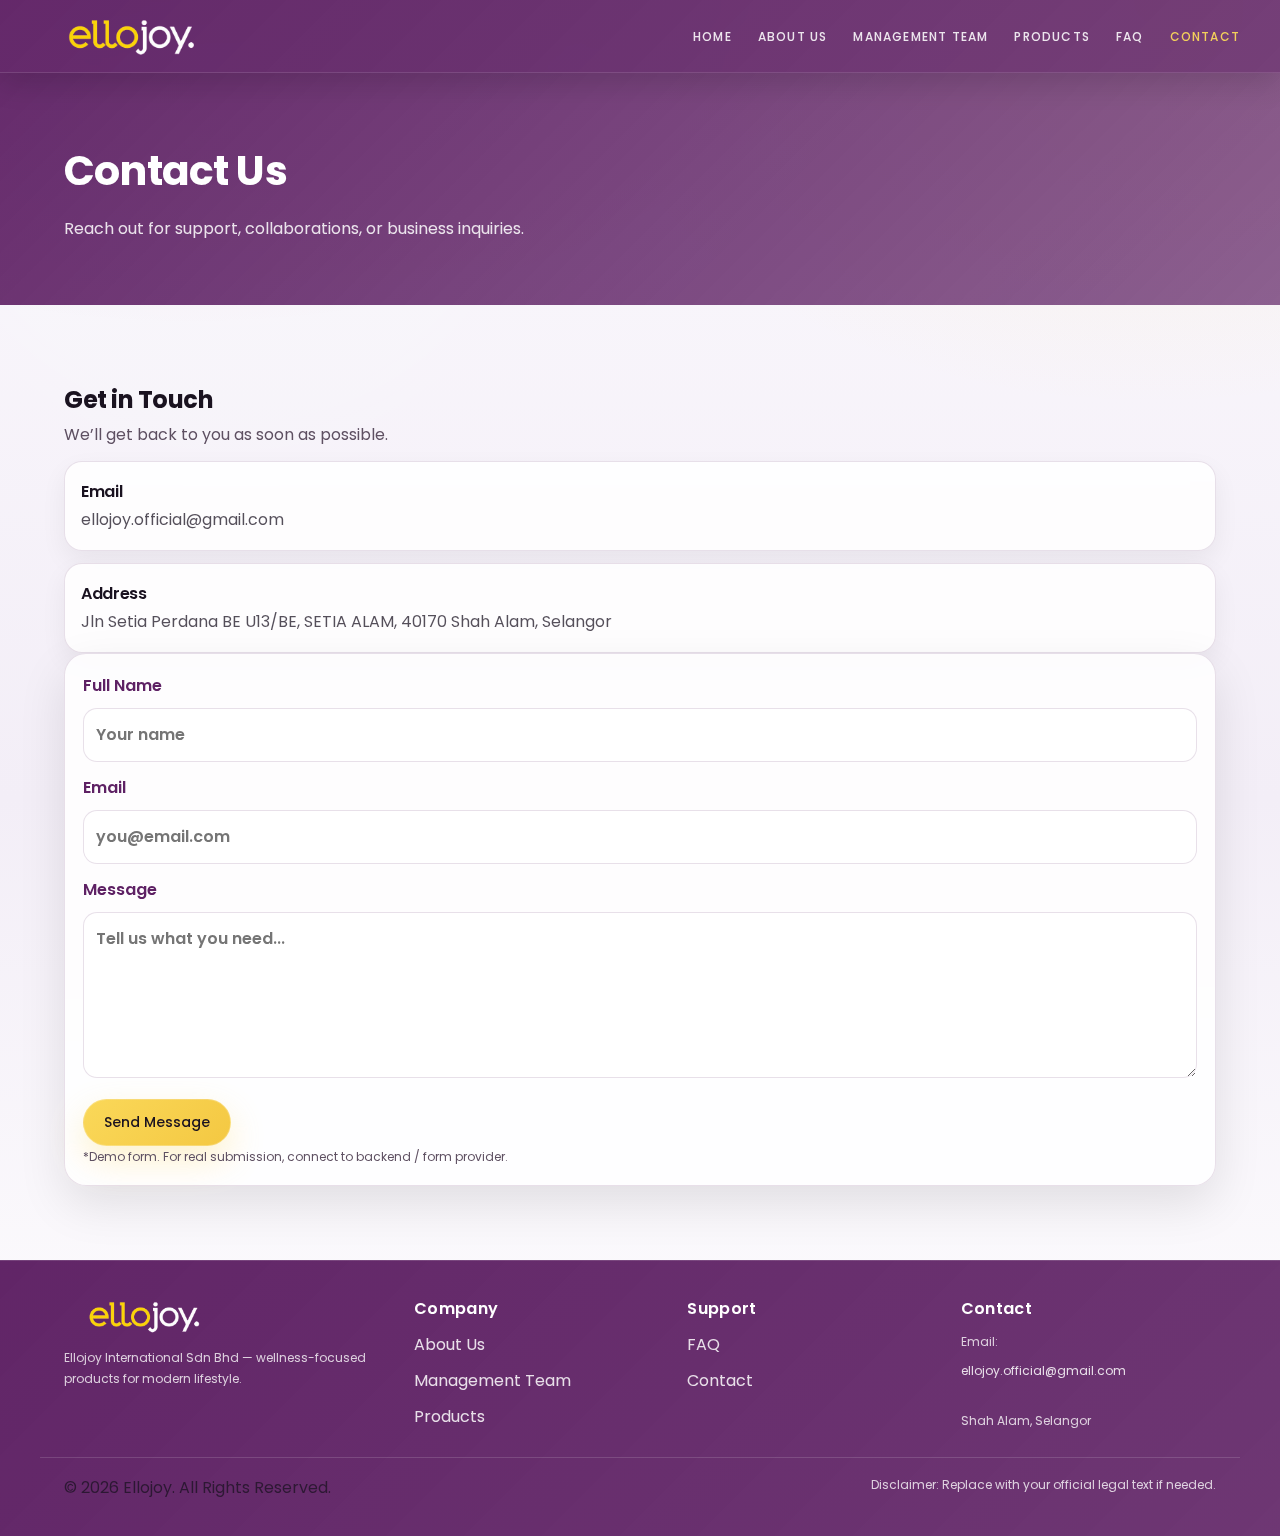
<file: contact.html>
<!DOCTYPE html>
<html lang="en">
<head>
  <meta charset="UTF-8" />
  <meta name="viewport" content="width=device-width, initial-scale=1.0"/>
  <title>Contact | Ellojoy</title>
  <meta name="description" content="Contact Ellojoy for collaborations, inquiries, and support." />
  <link rel="stylesheet" href="css/style.css" />
</head>

<body>
  <header class="site-header">
    <div class="container header-inner">
      <a class="brand" href="index.html" aria-label="Ellojoy Home">
        <img src="img/logo ellojoy.png" alt="Ellojoy Logo" />
      </a>

      <button class="nav-toggle" aria-label="Open menu" aria-expanded="false">
        <span></span><span></span><span></span>
      </button>

      <nav class="nav-menu" aria-label="Primary">
        <a class="nav-link" href="index.html">HOME</a>
        <a class="nav-link" href="about.html">ABOUT US</a>
        <a class="nav-link" href="management-team.html">MANAGEMENT TEAM</a>
        <a class="nav-link" href="products.html">PRODUCTS</a>
        <a class="nav-link" href="faq.html">FAQ</a>
        <a class="nav-link active" href="contact.html">CONTACT</a>
      </nav>
    </div>
  </header>

  <section class="page-hero">
    <div class="container reveal fade-up">
      <h1>Contact Us</h1>
      <p>Reach out for support, collaborations, or business inquiries.</p>
    </div>
  </section>

  <section class="page-section">
    <div class="container grid-2">
      <div class="reveal fade-right">
        <h2>Get in Touch</h2>
        <p class="muted">We’ll get back to you as soon as possible.</p>

        <div class="contact-cards">
          <div class="contact-card">
            <h4>Email</h4>
            <p><a href="mailto:ellojoy.official@gmail.com">ellojoy.official@gmail.com</a></p>
          </div>
          <div class="contact-card">
            <h4>Address</h4>
            <p>Jln Setia Perdana BE U13/BE, SETIA ALAM, 40170 Shah Alam, Selangor</p>
          </div>
        </div>
      </div>

      <div class="reveal fade-left">
        <!-- Form ini static (front-end). Untuk submit real, kena sambung backend / form service -->
        <form class="form-card" onsubmit="event.preventDefault(); alert('Thanks! Your message has been recorded (demo).');">
          <label>
            Full Name
            <input type="text" required placeholder="Your name" />
          </label>

          <label>
            Email
            <input type="email" required placeholder="you@email.com" />
          </label>

          <label>
            Message
            <textarea rows="5" required placeholder="Tell us what you need..."></textarea>
          </label>

          <button class="btn btn-primary" type="submit">Send Message</button>
          <p class="tiny muted">*Demo form. For real submission, connect to backend / form provider.</p>
        </form>
      </div>
    </div>
  </section>

  <!-- FOOTER -->
  <footer class="site-footer">
    <div class="container footer-grid">
      <div class="footer-col">
        <img class="footer-logo" src="img/logo ellojoy.png" alt="Ellojoy Logo">
        <p class="tiny muted">
          Ellojoy International Sdn Bhd — wellness-focused products for modern lifestyle.
        </p>
      </div>

      <div class="footer-col">
        <div class="footer-title">Company</div>
        <a href="about.html">About Us</a>
        <a href="management-team.html">Management Team</a>
        <a href="products.html">Products</a>
      </div>

      <div class="footer-col">
        <div class="footer-title">Support</div>
        <a href="faq.html">FAQ</a>
        <a href="contact.html">Contact</a>
      </div>

      <div class="footer-col">
        <div class="footer-title">Contact</div>
        <div class="tiny muted">
          Email: <a href="mailto:ellojoy.official@gmail.com">ellojoy.official@gmail.com</a><br/>
          Shah Alam, Selangor
        </div>
      </div>
    </div>

    <div class="container footer-bottom">
      <p>© <span id="year"></span> Ellojoy. All Rights Reserved.</p>
      <p class="tiny muted">Disclaimer: Replace with your official legal text if needed.</p>
    </div>
  </footer>

  <script src="js/main.js"></script>
</body>
</html>
</file>
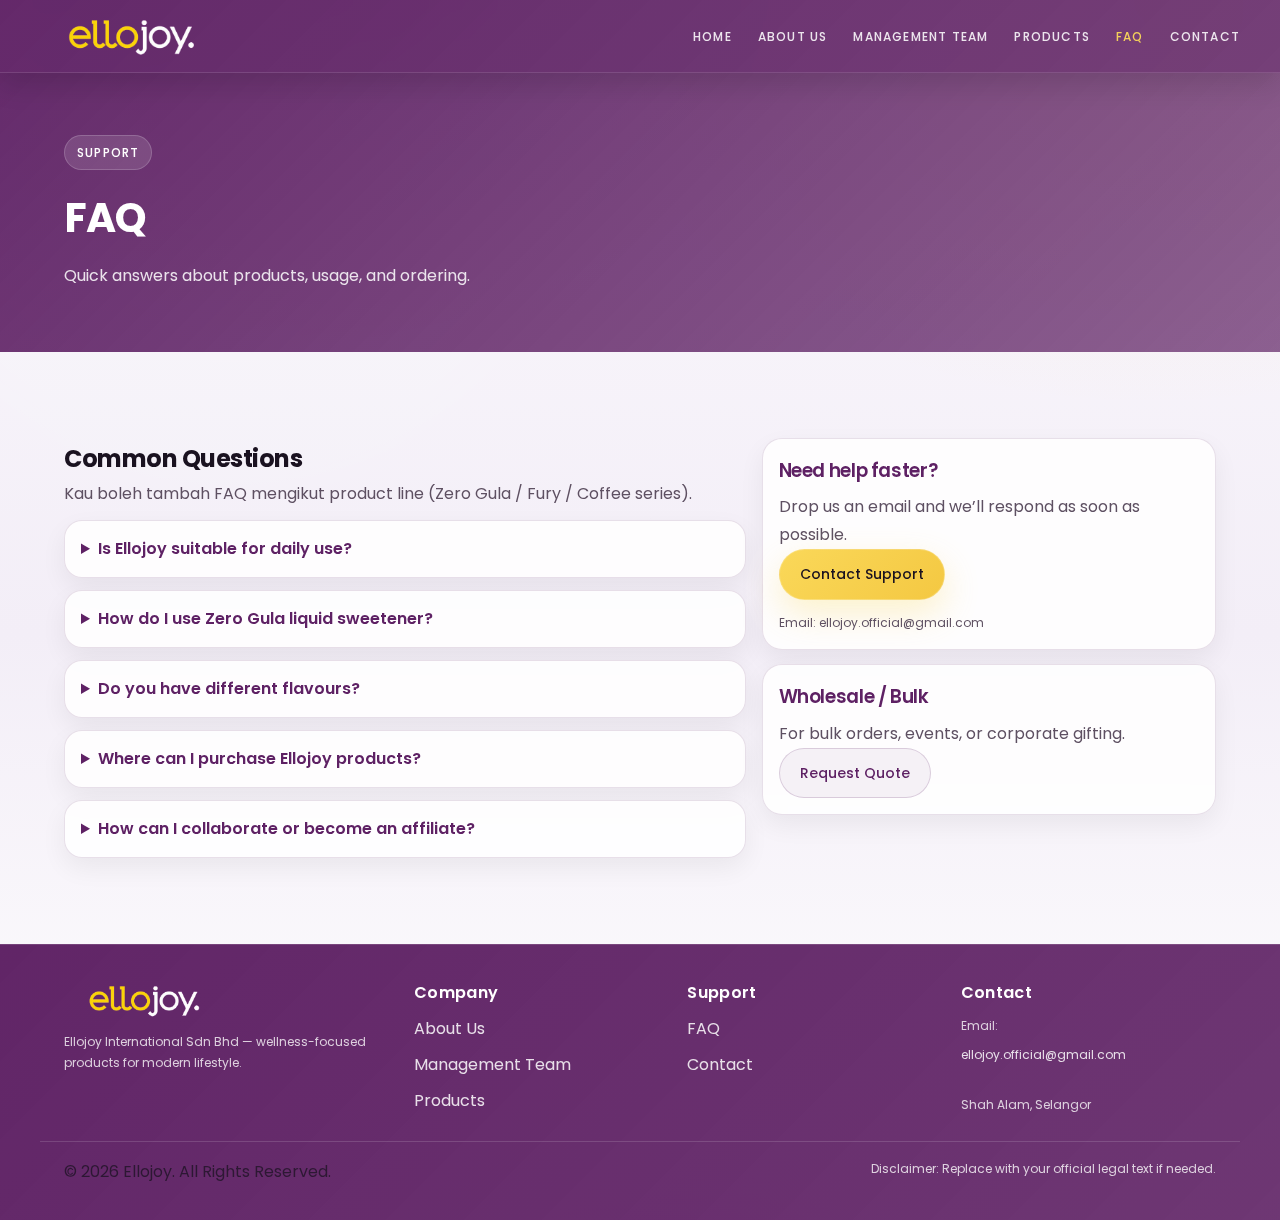
<file: faq.html>
<!DOCTYPE html>
<html lang="en">
<head>
  <meta charset="UTF-8" />
  <meta name="viewport" content="width=device-width, initial-scale=1.0"/>
  <title>FAQ | Ellojoy</title>
  <meta name="description" content="Frequently asked questions about Ellojoy products, usage, and ordering." />
  <link rel="stylesheet" href="css/style.css" />
</head>
<body>

  <header class="site-header">
    <div class="container header-inner">
      <a class="brand" href="index.html" aria-label="Ellojoy Home">
        <img src="img/logo ellojoy.png" alt="Ellojoy Logo" />
      </a>

      <button class="nav-toggle" aria-label="Open menu" aria-expanded="false">
        <span></span><span></span><span></span>
      </button>

      <nav class="nav-menu" aria-label="Primary">
        <a class="nav-link" href="index.html">HOME</a>
        <a class="nav-link" href="about.html">ABOUT US</a>
        <a class="nav-link" href="management-team.html">MANAGEMENT TEAM</a>
        <a class="nav-link" href="products.html">PRODUCTS</a>
        <a class="nav-link active" href="faq.html">FAQ</a>
        <a class="nav-link" href="contact.html">CONTACT</a>
      </nav>
    </div>
  </header>

  <section class="page-hero">
    <div class="container reveal fade-up">
      <span class="kicker light">Support</span>
      <h1>FAQ</h1>
      <p>Quick answers about products, usage, and ordering.</p>
    </div>
  </section>

  <section class="section">
    <div class="container">
      <div class="faq-layout">
        <div class="faq-left reveal fade-right">
          <h2>Common Questions</h2>
          <p class="muted">Kau boleh tambah FAQ mengikut product line (Zero Gula / Fury / Coffee series).</p>

          <div class="faq-list">
            <details class="faq-item">
              <summary>Is Ellojoy suitable for daily use?</summary>
              <p class="muted">Ellojoy products are designed for everyday routines. Follow the recommended usage on the label.</p>
            </details>

            <details class="faq-item">
              <summary>How do I use Zero Gula liquid sweetener?</summary>
              <p class="muted">Add a few drops to coffee, drinks, or recipes. Adjust based on your preferred sweetness level.</p>
            </details>

            <details class="faq-item">
              <summary>Do you have different flavours?</summary>
              <p class="muted">Yes. We offer multiple flavour options and special editions depending on product lines.</p>
            </details>

            <details class="faq-item">
              <summary>Where can I purchase Ellojoy products?</summary>
              <p class="muted">Visit the Products page, then purchase via your official channels (store/affiliate/ecommerce).</p>
            </details>

            <details class="faq-item">
              <summary>How can I collaborate or become an affiliate?</summary>
              <p class="muted">Go to Contact page and send inquiry. We'll share collaboration details & next steps.</p>
            </details>
          </div>
        </div>

        <div class="faq-right reveal fade-left">
          <div class="support-card">
            <h3>Need help faster?</h3>
            <p class="muted">Drop us an email and we’ll respond as soon as possible.</p>
            <a class="btn btn-primary" href="contact.html">Contact Support</a>
            <div class="tiny muted" style="margin-top:12px;">
              Email: <a href="mailto:ellojoy.official@gmail.com">ellojoy.official@gmail.com</a>
            </div>
          </div>

          <div class="support-card" style="margin-top:14px;">
            <h3>Wholesale / Bulk</h3>
            <p class="muted">For bulk orders, events, or corporate gifting.</p>
            <a class="btn btn-ghost" href="contact.html">Request Quote</a>
          </div>
        </div>
      </div>
    </div>
  </section>

  <!-- FOOTER -->
  <footer class="site-footer">
    <div class="container footer-grid">
      <div class="footer-col">
        <img class="footer-logo" src="img/logo ellojoy.png" alt="Ellojoy Logo">
        <p class="tiny muted">
          Ellojoy International Sdn Bhd — wellness-focused products for modern lifestyle.
        </p>
      </div>

      <div class="footer-col">
        <div class="footer-title">Company</div>
        <a href="about.html">About Us</a>
        <a href="management-team.html">Management Team</a>
        <a href="products.html">Products</a>
      </div>

      <div class="footer-col">
        <div class="footer-title">Support</div>
        <a href="faq.html">FAQ</a>
        <a href="contact.html">Contact</a>
      </div>

      <div class="footer-col">
        <div class="footer-title">Contact</div>
        <div class="tiny muted">
          Email: <a href="mailto:ellojoy.official@gmail.com">ellojoy.official@gmail.com</a><br/>
          Shah Alam, Selangor
        </div>
      </div>
    </div>

    <div class="container footer-bottom">
      <p>© <span id="year"></span> Ellojoy. All Rights Reserved.</p>
      <p class="tiny muted">Disclaimer: Replace with your official legal text if needed.</p>
    </div>
  </footer>

  <script src="js/main.js"></script>
</body>
</html>
</file>
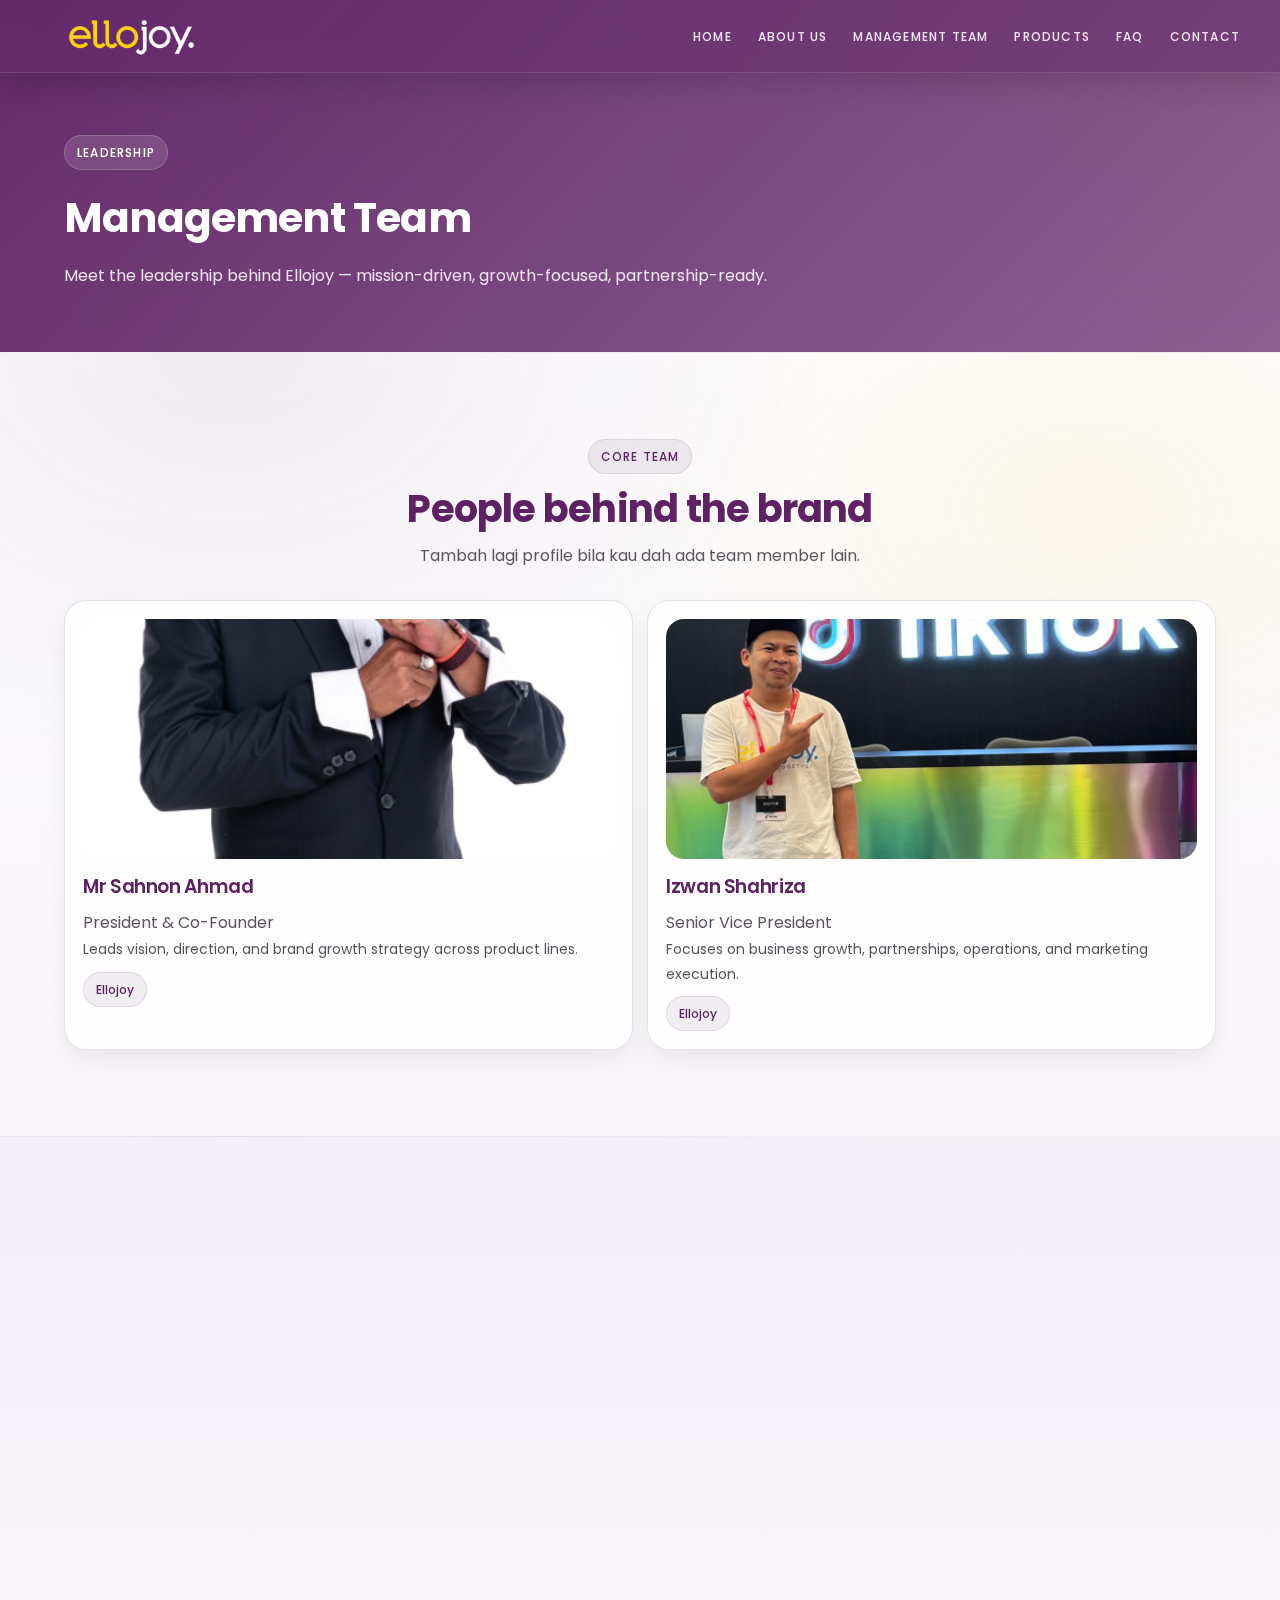
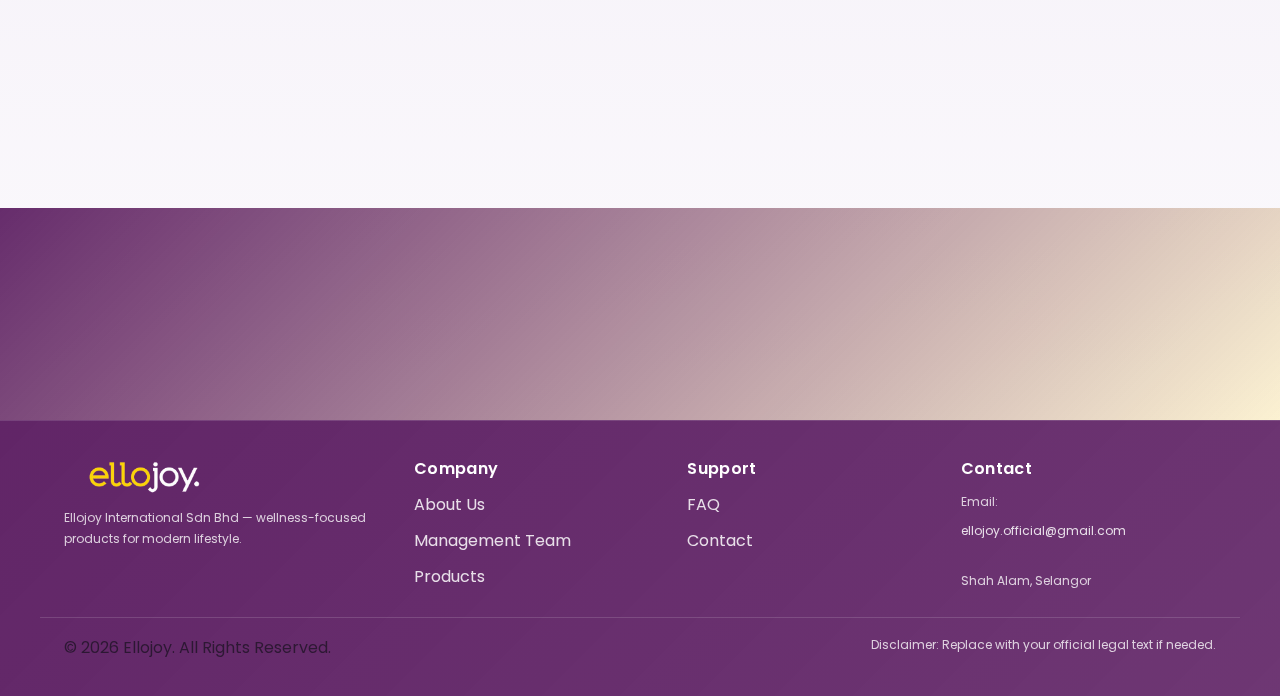
<file: management-team.html>
<!DOCTYPE html>
<html lang="en">
<head>
  <meta charset="UTF-8" />
  <meta name="viewport" content="width=device-width, initial-scale=1.0"/>
  <title>Management Team | Ellojoy</title>
  <meta name="description" content="Meet the management team and product partners behind Ellojoy." />
  <link rel="stylesheet" href="css/style.css" />
</head>
<body>

  <header class="site-header">
    <div class="container header-inner">
      <a class="brand" href="index.html" aria-label="Ellojoy Home">
        <img src="img/logo ellojoy.png" alt="Ellojoy Logo" />
      </a>

      <button class="nav-toggle" aria-label="Open menu" aria-expanded="false">
        <span></span><span></span><span></span>
      </button>

      <nav class="nav-menu" aria-label="Primary">
        <a class="nav-link" href="index.html">HOME</a>
        <a class="nav-link" href="about.html">ABOUT US</a>
        <a class="nav-link" href="management-team.html">MANAGEMENT TEAM</a>
        <a class="nav-link" href="products.html">PRODUCTS</a>
        <a class="nav-link" href="faq.html">FAQ</a>
        <a class="nav-link" href="contact.html">CONTACT</a>
      </nav>
    </div>
  </header>

  <section class="page-hero">
    <div class="container reveal fade-up">
      <span class="kicker light">Leadership</span>
      <h1>Management Team</h1>
      <p>Meet the leadership behind Ellojoy — mission-driven, growth-focused, partnership-ready.</p>
    </div>
  </section>

  <section class="section alt">
    <div class="container">
      <div class="section-head reveal fade-up">
        <span class="kicker">Core Team</span>
        <h2>People behind the brand</h2>
        <p class="muted">Tambah lagi profile bila kau dah ada team member lain.</p>
      </div>

      <div class="cards-2">
        <div class="person-card reveal fade-up">
          <img src="img/sahnon ahmad.png" alt="Mr Sahnon Ahmad">
          <h3>Mr Sahnon Ahmad</h3>
          <p class="muted">President & Co-Founder</p>
          <p class="small">Leads vision, direction, and brand growth strategy across product lines.</p>
          <span class="chip">Ellojoy</span>
        </div>

        <div class="person-card reveal fade-up">
          <img src="img/izwan shahriza.jpeg" alt="Izwan Shahriza">
          <h3>Izwan Shahriza</h3>
          <p class="muted">Senior Vice President</p>
          <p class="small">Focuses on business growth, partnerships, operations, and marketing execution.</p>
          <span class="chip">Ellojoy</span>
        </div>
      </div>
    </div>
  </section>

  <section class="section">
    <div class="container">
      <div class="section-head reveal fade-up">
        <span class="kicker">Partners</span>
        <h2>Product Partners</h2>
        <p class="muted">Collaboration is our growth engine.</p>
      </div>

      <div class="cards-3">
        <div class="partner-card reveal fade-up">
          <img src="img/joe aziz.png" alt="Joe Aziz">
          <h3>Joe Aziz</h3>
          <p class="small muted">Key collaborator and product innovator.</p>
        </div>

        <div class="partner-card reveal fade-up">
          <img src="img/ani mayuni.jpeg" alt="Ani Maiyuni">
          <h3>Ani Maiyuni</h3>
          <p class="small muted">Brand ambassador and community advocate.</p>
        </div>

        <div class="partner-card reveal fade-up">
          <img src="img/image.png" alt="Gabungan Dakwah Malaysia">
          <h3>Gabungan Dakwah Malaysia</h3>
          <p class="small muted">Community organization supporting outreach initiatives.</p>
        </div>
      </div>
    </div>
  </section>

  <section class="cta-banner">
    <div class="container cta-inner reveal fade-up">
      <div>
        <h2>Want to collaborate with Ellojoy?</h2>
        <p class="muted">Affiliate, sponsorship, or product collab — let’s talk.</p>
      </div>
      <div class="cta-actions">
        <a class="btn btn-primary" href="contact.html">Contact Us</a>
        <a class="btn btn-ghost" href="products.html">View Products</a>
      </div>
    </div>
  </section>

  <!-- FOOTER -->
  <footer class="site-footer">
    <div class="container footer-grid">
      <div class="footer-col">
        <img class="footer-logo" src="img/logo ellojoy.png" alt="Ellojoy Logo">
        <p class="tiny muted">
          Ellojoy International Sdn Bhd — wellness-focused products for modern lifestyle.
        </p>
      </div>

      <div class="footer-col">
        <div class="footer-title">Company</div>
        <a href="about.html">About Us</a>
        <a href="management-team.html">Management Team</a>
        <a href="products.html">Products</a>
      </div>

      <div class="footer-col">
        <div class="footer-title">Support</div>
        <a href="faq.html">FAQ</a>
        <a href="contact.html">Contact</a>
      </div>

      <div class="footer-col">
        <div class="footer-title">Contact</div>
        <div class="tiny muted">
          Email: <a href="mailto:ellojoy.official@gmail.com">ellojoy.official@gmail.com</a><br/>
          Shah Alam, Selangor
        </div>
      </div>
    </div>

    <div class="container footer-bottom">
      <p>© <span id="year"></span> Ellojoy. All Rights Reserved.</p>
      <p class="tiny muted">Disclaimer: Replace with your official legal text if needed.</p>
    </div>
  </footer>

  <script src="js/main.js"></script>
</body>
</html>
</file>
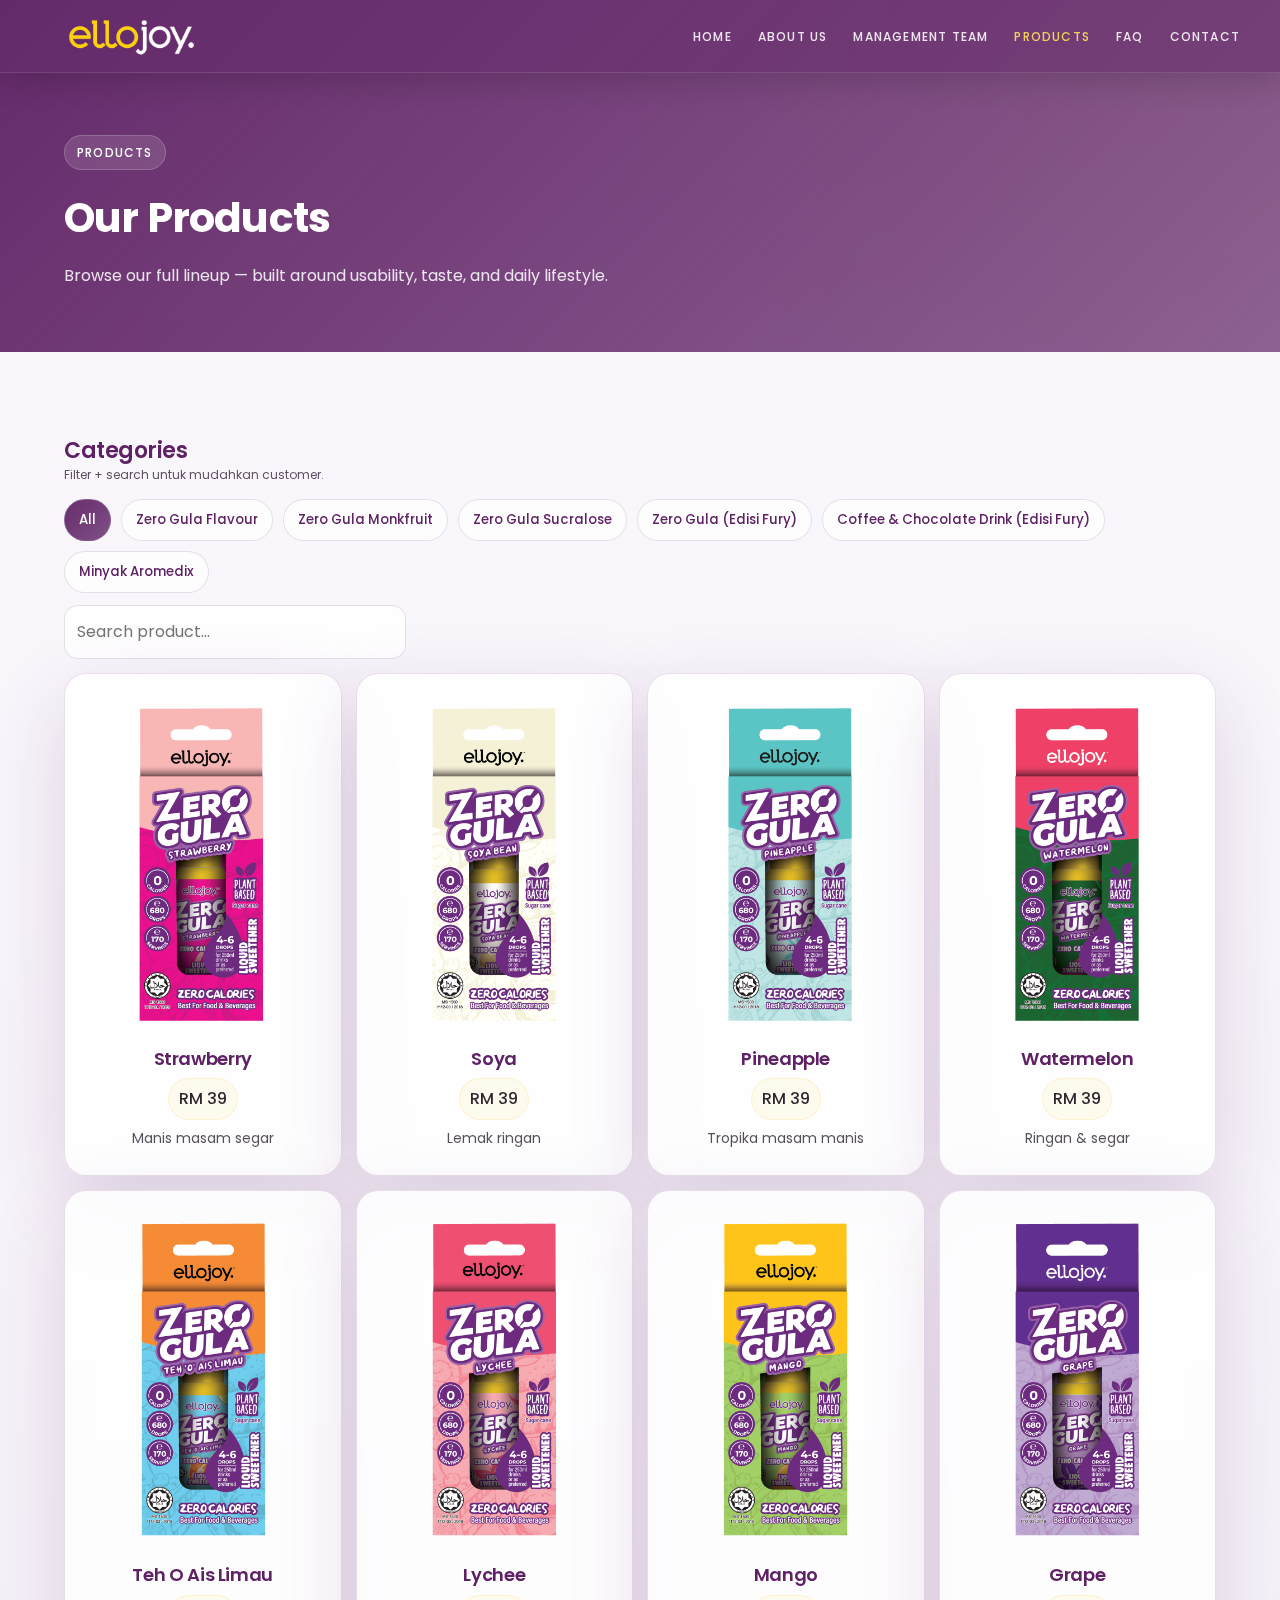
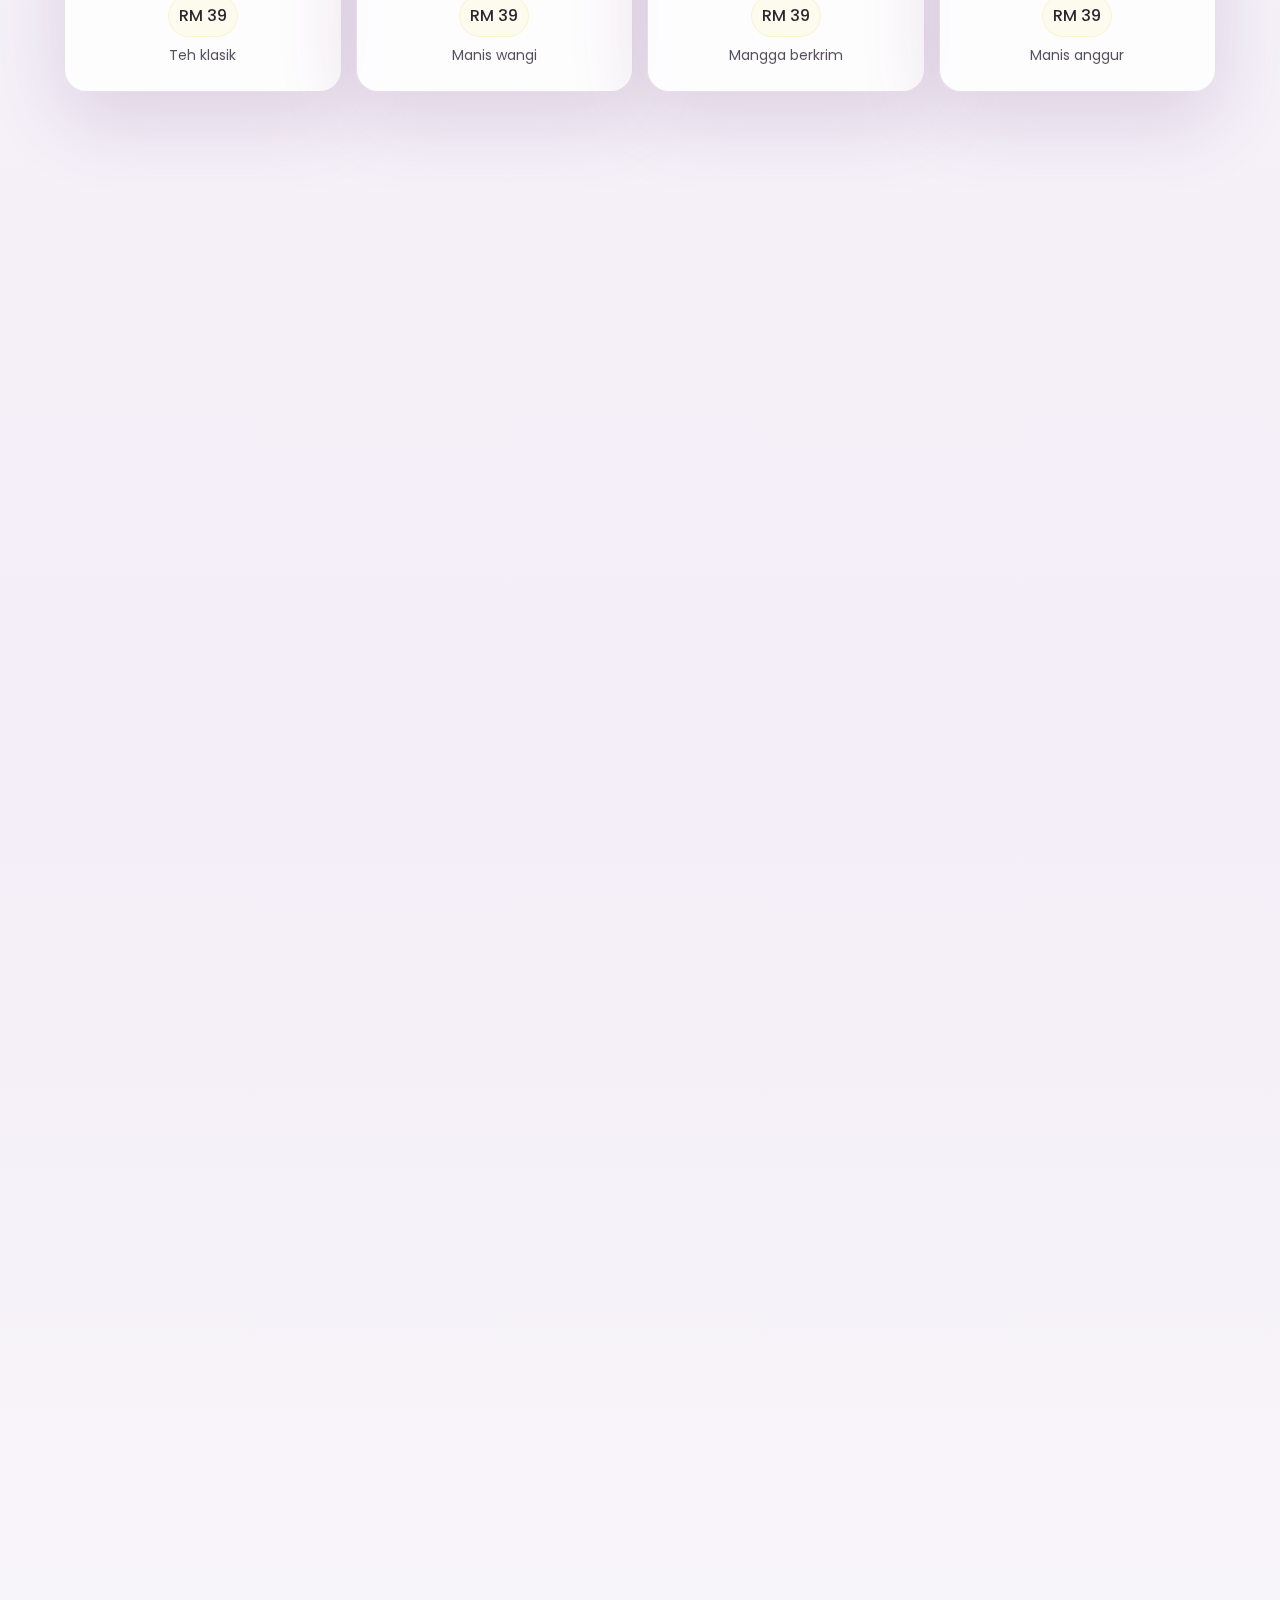
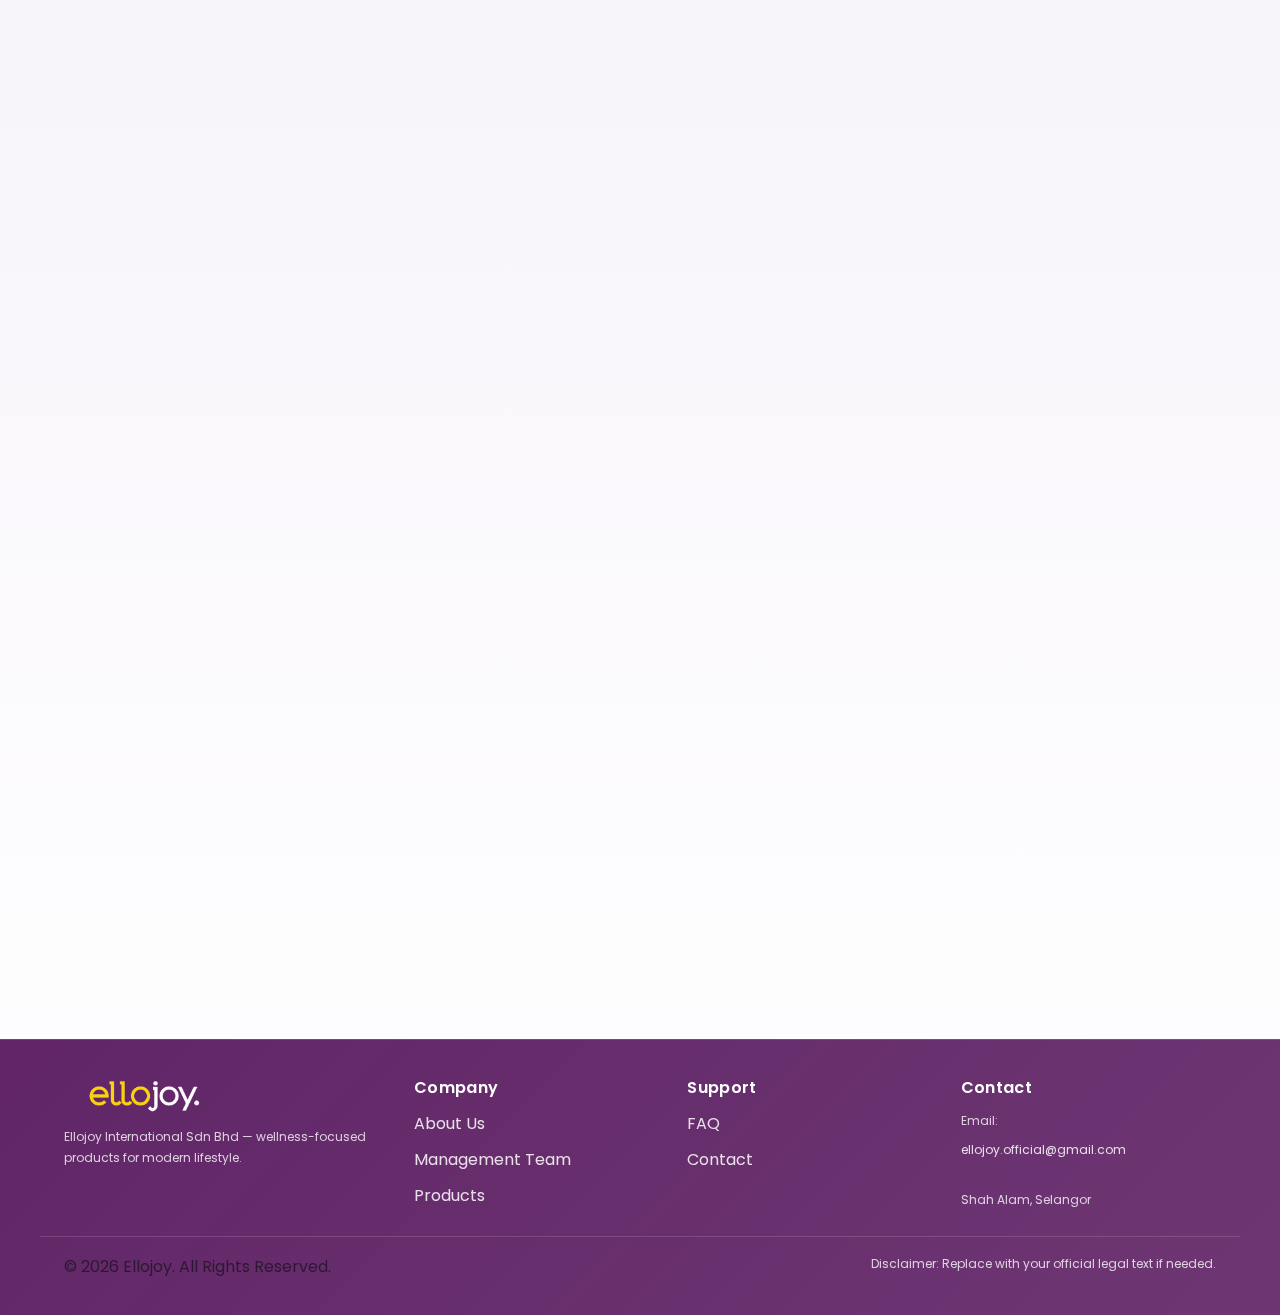
<file: products.html>
<!DOCTYPE html>
<html lang="en">
<head>
  <meta charset="UTF-8" />
  <meta name="viewport" content="width=device-width, initial-scale=1.0"/>
  <title>Products | Ellojoy</title>
  <meta name="description" content="Explore Ellojoy products — flavours, Fury edition, coffee & chocolate series, and Aromedix." />
  <link rel="stylesheet" href="css/style.css" />
</head>
<body>

  <header class="site-header">
    <div class="container header-inner">
      <a class="brand" href="index.html" aria-label="Ellojoy Home">
        <img src="img/logo ellojoy.png" alt="Ellojoy Logo" />
      </a>

      <button class="nav-toggle" aria-label="Open menu" aria-expanded="false">
        <span></span><span></span><span></span>
      </button>

      <nav class="nav-menu" aria-label="Primary">
        <a class="nav-link" href="index.html">HOME</a>
        <a class="nav-link" href="about.html">ABOUT US</a>
        <a class="nav-link" href="management-team.html">MANAGEMENT TEAM</a>
        <a class="nav-link active" href="products.html">PRODUCTS</a>
        <a class="nav-link" href="faq.html">FAQ</a>
        <a class="nav-link" href="contact.html">CONTACT</a>
      </nav>
    </div>
  </header>

  <section class="page-hero">
    <div class="container reveal fade-up">
      <span class="kicker light">Products</span>
      <h1>Our Products</h1>
      <p>Browse our full lineup — built around usability, taste, and daily lifestyle.</p>
    </div>
  </section>

  <section class="section">
    <div class="container">

      <div class="product-toolbar reveal fade-up">
        <div>
          <h2 class="h3">Categories</h2>
          <p class="tiny muted">Filter + search untuk mudahkan customer.</p>
        </div>

        <div class="toolbar-right">
          <div class="pill-row">
            <button class="pill active" data-filter="all">All</button>
            <button class="pill" data-filter="flavour">Zero Gula Flavour</button>
            <button class="pill" data-filter="monkfruit"> Zero Gula Monkfruit</button>
            <button class="pill" data-filter="sucralose">Zero Gula Sucralose</button>
            <button class="pill" data-filter="fury">Zero Gula (Edisi Fury)</button>
            <button class="pill" data-filter="coffee">Coffee & Chocolate Drink (Edisi Fury)</button>
            <button class="pill" data-filter="aromedix">Minyak Aromedix</button>
          </div>

          <div class="searchbox">
            <input id="searchInput" type="text" placeholder="Search product..." />
          </div>
        </div>
      </div>

      <div class="product-grid" id="productGrid"></div>

      <div class="center reveal fade-up" style="margin-top:20px;">
        <a class="btn btn-ghost" href="contact.html">Need bulk / collaboration? Contact us</a>
      </div>
    </div>
  </section>

  <!-- FOOTER -->
  <footer class="site-footer">
    <div class="container footer-grid">
      <div class="footer-col">
        <img class="footer-logo" src="img/logo ellojoy.png" alt="Ellojoy Logo">
        <p class="tiny muted">
          Ellojoy International Sdn Bhd — wellness-focused products for modern lifestyle.
        </p>
      </div>

      <div class="footer-col">
        <div class="footer-title">Company</div>
        <a href="about.html">About Us</a>
        <a href="management-team.html">Management Team</a>
        <a href="products.html">Products</a>
      </div>

      <div class="footer-col">
        <div class="footer-title">Support</div>
        <a href="faq.html">FAQ</a>
        <a href="contact.html">Contact</a>
      </div>

      <div class="footer-col">
        <div class="footer-title">Contact</div>
        <div class="tiny muted">
          Email: <a href="mailto:ellojoy.official@gmail.com">ellojoy.official@gmail.com</a><br/>
          Shah Alam, Selangor
        </div>
      </div>
    </div>

    <div class="container footer-bottom">
      <p>© <span id="year"></span> Ellojoy. All Rights Reserved.</p>
      <p class="tiny muted">Disclaimer: Replace with your official legal text if needed.</p>
    </div>
  </footer>

  <script src="js/main.js"></script>
</body>
</html>
</file>
<file: css/style.css>
/* =========================================================
   ELLOJOY PREMIUM UI (FULL CSS)
   - Poppins Font
   - Softer weights (not too bold)
   - Premium background + depth
   - Better contrast (no invisible text)
   - Works for ALL pages
========================================================= */

/* =========================
   GOOGLE FONT (Poppins)
========================= */
@import url('https://fonts.googleapis.com/css2?family=Poppins:wght@300;400;500;600;700&display=swap');

/* =========================
   THEME / RESET
========================= */
:root{
  /* === BRAND COLORS === */
  --brand:#5E2164;        /* Ellojoy Purple */
  --gold:#FAD859;         /* Ellojoy Gold */

  /* Supporting colors */
  --gold-soft: rgba(250,216,89,.18);
  --gold-soft2: rgba(250,216,89,.10);
  --gold-border: rgba(250,216,89,.42);

  --bg1:#fbf9fd;
  --bg2:#f3eef7;

  --text:#1a1220;
  --muted:#5e5062;
  --muted2:#76657b;

  --surface: rgba(255,255,255,.86);
  --surface-2: rgba(255,255,255,.66);

  --border: rgba(94,33,100,.14);
  --border-strong: rgba(94,33,100,.22);
  --border-2: rgba(0,0,0,.08);

  --radius:22px;
  --radius-lg:28px;

  /* shadows tuned (premium) */
  --shadow-soft: 0 10px 26px rgba(0,0,0,.06);
  --shadow-med: 0 18px 48px rgba(0,0,0,.10);
  --shadow-brand: 0 26px 80px rgba(94,33,100,.16);

  --h1: clamp(36px, 4vw, 56px);
  --h2: clamp(26px, 3vw, 40px);

  --ease: cubic-bezier(.2,.8,.2,1);
}

*{ margin:0; padding:0; box-sizing:border-box; }
html{ scroll-behavior:smooth; }
body{
  font-family:"Poppins", system-ui, -apple-system, Segoe UI, Roboto, Arial, sans-serif;
  font-weight:400;
  font-size:16px;
  line-height:1.75;
  color:var(--text);

  /* PREMIUM LUXURY BACKGROUND */
  background:
    radial-gradient(1200px 800px at 15% -10%, rgba(94,33,100,.18), transparent 60%),
    radial-gradient(1000px 700px at 90% 0%, rgba(250,216,89,.14), transparent 58%),
    radial-gradient(900px 600px at 50% 110%, rgba(94,33,100,.10), transparent 55%),
    linear-gradient(180deg, #fbf9fd 0%, #f3eef7 52%, #ffffff 100%);
}

/* subtle reflection overlay (premium look) */
body::before{
  content:"";
  position:fixed;
  inset:0;
  pointer-events:none;
  background:
    radial-gradient(circle at 18% 12%, rgba(255,255,255,.34), transparent 45%),
    radial-gradient(circle at 82% 10%, rgba(255,255,255,.18), transparent 45%);
  mix-blend-mode: overlay;
  opacity:.55;
  z-index:-1;
}

img{ max-width:100%; display:block; }
a{ color:inherit; text-decoration:none; }
button, input, textarea{ font-family: inherit; }

.container{
  max-width:1200px;
  margin:0 auto;
  padding:0 24px;
}

.muted{ color:var(--muted); }
.small{ font-size:14px; }
.tiny{ font-size:12px; }
.center{ text-align:center; }

/* Typography */
h1,h2,h3,h4{
  letter-spacing:-0.02em;
  color:var(--text);
}
h1{ font-weight:650; }
h2{ font-weight:650; }
h3{ font-weight:600; }
h4{ font-weight:600; }

p{ color: rgba(26,18,32,.74); font-weight:400; }

/* Focus accessibility */
:focus-visible{
  outline:3px solid rgba(250,216,89,.55);
  outline-offset:3px;
  border-radius:12px;
}

/* =========================================================
   HEADER
========================================================= */
.site-header{
  position:sticky;
  top:0;
  z-index:50;

  background: linear-gradient(135deg, rgba(94,33,100,.96), rgba(94,33,100,.86));
  backdrop-filter: blur(10px);
  box-shadow: 0 10px 30px rgba(0,0,0,.14);
  border-bottom: 1px solid rgba(255,255,255,.12);
}

.header-inner{
  display:flex;
  align-items:center;
  justify-content:space-between;
  padding:12px 0;
}

.brand img{ height:48px; }

.nav-menu{
  display:flex;
  gap:26px;
  align-items:center;
}

.nav-link{
  color:rgba(255,255,255,.92);
  font-weight:500;
  font-size:12px;
  letter-spacing:.10em;
  text-transform:uppercase;
  opacity:.95;
  transition: .2s var(--ease);
}

.nav-link:hover{ color:rgba(255,255,255,1); transform:translateY(-1px); }
.nav-link.active{ color:var(--gold); }

/* Mobile toggle */
.nav-toggle{
  display:none;
  width:44px;
  height:44px;
  border:none;
  background:transparent;
  cursor:pointer;
}
.nav-toggle span{
  display:block;
  height:2px;
  background:#fff;
  margin:7px 0;
  border-radius:2px;
}

/* =========================================================
   BUTTONS (Premium)
========================================================= */
.btn{
  display:inline-flex;
  align-items:center;
  justify-content:center;
  gap:10px;
  padding:12px 20px;
  border-radius:999px;
  font-weight:500;
  font-size:14px;
  transition:.22s var(--ease);
  white-space:nowrap;
}

.btn-primary{
  background: linear-gradient(135deg, #FAD859, #F4C842);
  color:#1a1220;
  border: 1px solid rgba(255,255,255,.22);
  box-shadow: 0 14px 34px rgba(250,216,89,.30);
}
.btn-primary:hover{
  transform:translateY(-2px);
  filter:brightness(1.03);
  box-shadow: 0 22px 55px rgba(250,216,89,.35);
}

.btn-outline{
  border:1.6px solid var(--gold-border);
  color: rgba(26,18,32,.88);
  background: rgba(255,255,255,.45);
}
.btn-outline:hover{
  background: var(--gold-soft2);
  transform:translateY(-2px);
}

.btn-ghost{
  border:1.6px solid rgba(94,33,100,.18);
  color:var(--brand);
  background:rgba(94,33,100,.06);
}
.btn-ghost:hover{
  background:rgba(94,33,100,.10);
  transform:translateY(-2px);
}

/* =========================================================
   KICKER
========================================================= */
.kicker{
  display:inline-block;
  font-weight:500;
  font-size:12px;
  letter-spacing:.10em;
  text-transform:uppercase;
  color:var(--brand);
  background:rgba(94,33,100,.08);
  border:1px solid rgba(94,33,100,.12);
  padding:6px 12px;
  border-radius:999px;
  margin-bottom:12px;
}

.kicker.light{
  color:#fff;
  background:rgba(255,255,255,.12);
  border-color:rgba(255,255,255,.18);
}

/* =========================================================
   HERO (premium, lifestyle-focused, responsive)
========================================================= */
.hero.hero-premium{
  position:relative;
  overflow:hidden;
  padding: 18px 0;
  color:#fff;
}

/* background */
.hero.hero-premium .hero-bg{
  position:absolute;
  inset:0;
  background:
    radial-gradient(900px 520px at 15% 20%, rgba(250,216,89,.16), transparent 60%),
    radial-gradient(900px 520px at 85% 0%, rgba(255,255,255,.10), transparent 55%),
    radial-gradient(1200px 780px at 50% 110%, rgba(94,33,100,.65), rgba(94,33,100,.92)),
    linear-gradient(135deg, rgba(94,33,100,.98), rgba(94,33,100,.86));
}

/* shine overlay */
.hero.hero-premium .hero-bg::after{
  content:"";
  position:absolute;
  inset:-20%;
  background:
    radial-gradient(circle at 20% 20%, rgba(255,255,255,.12), transparent 40%),
    radial-gradient(circle at 80% 10%, rgba(255,255,255,.10), transparent 40%),
    linear-gradient(90deg, rgba(255,255,255,.06), transparent 50%, rgba(255,255,255,.06));
  opacity:.55;
  transform: rotate(-6deg);
  pointer-events:none;
}

/* layout */
.hero-grid{
  position:relative;
  padding: 86px 0;
  display:grid;
  grid-template-columns: 1.08fr .92fr;
  gap: 40px;
  align-items:center;
}

/* badge */
.badge{
  display:inline-block;
  background:rgba(255,255,255,.14);
  border:1px solid rgba(255,255,255,.22);
  padding:8px 16px;
  border-radius:999px;
  font-size:13px;
  font-weight:500;
  margin-bottom:16px;
  letter-spacing:.2px;
  backdrop-filter: blur(10px);
}

/* text */
.hero-left h1{
  font-size: var(--h1);
  line-height: 1.05;
  margin-bottom: 14px;
  color:#fff;
}

.hero-sub{
  color: rgba(255,255,255,.86);
  max-width: 560px;
  margin-bottom: 22px;
  font-weight: 400;
}

/* CTA */
.hero-cta{
  display:flex;
  gap:12px;
  flex-wrap:wrap;
}

/* =========================================================
   CTA FIX: Button "Why Ellojoy" (btn-ghost) nampak jelas
   - khusus untuk HERO sahaja
========================================================= */
.hero.hero-premium .btn-ghost{
  background: rgba(255,255,255,.18);
  border: 1.6px solid rgba(255,255,255,.34);
  color: #fff;
  box-shadow: 0 16px 40px rgba(0,0,0,.16);
}

.hero.hero-premium .btn-ghost:hover{
  background: rgba(250,216,89,.22);
  border-color: rgba(250,216,89,.50);
  transform: translateY(-2px);
}

/* trust pills */
.trust-row{
  margin-top:18px;
  display:flex;
  gap:10px;
  flex-wrap:wrap;
}

.trust-pill{
  background:rgba(255,255,255,.10);
  border:1px solid rgba(255,255,255,.16);
  padding:8px 12px;
  border-radius:999px;
  font-size:13px;
  color:rgba(255,255,255,.92);
  backdrop-filter: blur(10px);
}

/* right image */
.hero-right{
  display:flex;
  justify-content:center; /* always center */
  align-items:center;
}

.hero-image img{
  max-width:80%;   /* default desktop size */
  height:auto;
  border-radius: 24px;
  box-shadow: 0 20px 60px rgba(0,0,0,.25);
  object-fit:contain;
}

/* ======================================
   Responsive adjustments
====================================== */

/* tablet / small desktop */
@media (max-width: 980px){
  .hero-grid{
    grid-template-columns: 1fr;
    text-align:center;
  }

  .hero-left{
    margin-bottom: 30px;
  }

  .hero-sub{
    margin-left:auto;
    margin-right:auto;
  }

  .hero-right{
    justify-content:center; /* ensure image is centered */
  }

  .hero-image img{
    max-width: 60%;  /* smaller for tablet/mobile */
  }

  /* center buttons and trust pills */
  .hero-cta{
    justify-content:center;
  }

  .trust-row{
    justify-content:center;
  }
}

/* mobile / very small screens */
@media (max-width: 600px){
  .hero-image img{
    max-width: 50%; /* very small screen */
  }

  .hero-cta{
    gap: 8px;
  }
  .trust-row{
    gap: 8px;
  }
}


/* =========================================================
   LOGO STRIP (CLICKABLE OFFICIAL CHANNELS)
========================================================= */

.strip.strip-links{
  padding: 26px 0;
  background:
    radial-gradient(900px 520px at 20% 0%, rgba(250,216,89,.18), transparent 60%),
    linear-gradient(180deg, rgba(255,255,255,.92), rgba(255,255,255,.72));
  border-bottom:1px solid rgba(94,33,100,.08);
}

.strip-inner{
  display:flex;
  align-items:center;
  justify-content:space-between;
  gap:18px;
  flex-wrap:wrap;
}

.strip-left{
  display:flex;
  flex-direction:column;
  gap:4px;
}

.strip-title{
  font-weight:700;
  letter-spacing:-0.01em;
  color:var(--brand);
}

.strip-sub{
  font-size: 13px;
  margin:0;
}

.strip-logos{
  display:flex;
  gap:12px;
  flex-wrap:wrap;
  align-items:center;
}

/* clickable logo pill */
.logo-pill{
  display:inline-flex;
  align-items:center;
  gap:10px;
  padding: 12px 14px;
  border-radius: 999px;
  background: rgba(255,255,255,.88);
  border: 1px solid rgba(94,33,100,.14);
  box-shadow: 0 12px 30px rgba(0,0,0,.06);
  transition: .22s var(--ease);
}

.logo-pill:hover{
  transform: translateY(-3px);
  border-color: rgba(94,33,100,.22);
  box-shadow: 0 18px 46px rgba(0,0,0,.10);
}

.strip-logo{
  width: 26px;
  height: 26px;
  object-fit: contain;
  border-radius: 8px;
  background: rgba(255,255,255,.95);
}

.logo-text{
  font-size: 13px;
  font-weight: 700;
  color: rgba(26,18,32,.86);
}

.logo-open{
  margin-left: 6px;
  font-size: 12px;
  font-weight: 900;
  letter-spacing: .10em;
  text-transform: uppercase;
  color: #ff3b30; /* alert red */
}

.logo-open::after{
  content:" →";
}

/* disabled whatsapp */
.logo-pill.is-disabled{
  opacity: .72;
  cursor: not-allowed;
  user-select:none;
}

.logo-pill.is-disabled:hover{
  transform:none;
  box-shadow: 0 12px 30px rgba(0,0,0,.06);
}

.logo-open.soon{
  color: rgba(26,18,32,.55);
}
.logo-open.soon::after{ content:""; }

/* responsive */
@media (max-width: 980px){
  .strip-inner{ justify-content:center; text-align:center; }
  .strip-left{ align-items:center; }
}


/* =========================================================
   SECTION BASE
========================================================= */
.section{ padding:86px 0; }
.section.alt{
  background:
    radial-gradient(1000px 700px at 18% 0%, rgba(94,33,100,.08), transparent 60%),
    radial-gradient(900px 620px at 85% 20%, rgba(250,216,89,.10), transparent 55%),
    linear-gradient(180deg, rgba(255,255,255,.72), rgba(255,255,255,.40));
  border-top:1px solid rgba(94,33,100,.06);
  border-bottom:1px solid rgba(94,33,100,.06);
}

.section-head{
  text-align:center;
  max-width:860px;
  margin:0 auto 30px;
}

.section-head h2{
  color:var(--brand);
  font-size:var(--h2);
  line-height:1.2;
  margin-bottom:10px;
}

.section-head p{
  font-weight:400;
  color: rgba(26,18,32,.72);
}

/* =========================================================
   WHY ELLOJOY (Premium image badge layout)
   - Use image as brand badge (more professional than emoji icon)
========================================================= */

.why-ellojoy{
  position: relative;
  overflow: hidden;
}

/* optional: add subtle gold glow for this section only */
.why-ellojoy::before{
  content:"";
  position:absolute;
  inset:-20% -10% auto -10%;
  height:380px;
  background:
    radial-gradient(circle at 25% 35%, rgba(250,216,89,.22), transparent 62%),
    radial-gradient(circle at 75% 15%, rgba(94,33,100,.10), transparent 60%);
  pointer-events:none;
  opacity:.9;
}

/* grid */
.why-grid{
  position: relative;
  display:grid;
  grid-template-columns: repeat(3, minmax(0,1fr));
  gap:16px;
  margin-top:18px;
}

/* card */
.why-card{
  background: var(--surface);
  border: 1px solid var(--border);
  border-radius: 24px;
  padding: 22px 20px;
  box-shadow: var(--shadow-soft);
  backdrop-filter: blur(10px);
  position: relative;
  overflow:hidden;
  transition: .22s var(--ease);
}

/* premium corner glow */
.why-card::after{
  content:"";
  position:absolute;
  inset:auto -30% -55% auto;
  width:380px;
  height:380px;
  background: radial-gradient(circle at center, rgba(250,216,89,.16), transparent 62%);
  pointer-events:none;
}

.why-card:hover{
  transform: translateY(-6px);
  box-shadow: var(--shadow-med);
  border-color: rgba(94,33,100,.22);
}

/* image badge (BIG + confident) */
.why-img{
  width:72px;           /* bigger = more premium */
  height:auto;
  margin-bottom:16px;
  filter: drop-shadow(0 14px 28px rgba(0,0,0,.14));
}

/* heading */
.why-card h3{
  color: var(--brand);
  font-size: 17px;
  font-weight: 650;
  margin-bottom: 8px;
  letter-spacing: -0.01em;
}

/* desc */
.why-card p{
  margin:0;
  font-size: 14px;
  line-height: 1.75;
  color: rgba(26,18,32,.72);
}

/* responsive */
@media (max-width: 980px){
  .why-grid{
    grid-template-columns: repeat(2, minmax(0,1fr));
  }
}

@media (max-width: 720px){
  .why-grid{
    grid-template-columns: 1fr;
  }
  .why-img{
    width: 76px; /* keep it big on mobile so it still feels premium */
  }
}


/* =========================================================
   PREMIUM COMPARISON TABLE
========================================================= */
.compare-pro{
  max-width: 1040px;
  margin: 0 auto;
}

.compare-pro-scroll{
  overflow:auto;
  border-radius: var(--radius-lg);
  border: 1px solid rgba(94,33,100,.14);
  background: rgba(255,255,255,.75);
  box-shadow: 0 18px 50px rgba(0,0,0,.06);
  backdrop-filter: blur(10px);
  -webkit-backdrop-filter: blur(10px);
}

.compare-pro-scroll::-webkit-scrollbar{ height:10px; }
.compare-pro-scroll::-webkit-scrollbar-thumb{
  background: rgba(94,33,100,.22);
  border-radius: 999px;
}
.compare-pro-scroll::-webkit-scrollbar-track{
  background: rgba(94,33,100,.06);
  border-radius: 999px;
}

.compare-pro-table{
  width: 100%;
  min-width: 760px;
  border-collapse: separate;
  border-spacing: 0;
  overflow:hidden;
}

.compare-pro-table thead th{
  position: sticky;
  top: 0;
  z-index: 2;
  background: linear-gradient(180deg, rgba(255,255,255,.92), rgba(255,255,255,.76));
  border-bottom: 1px solid rgba(94,33,100,.12);
  padding: 16px 16px;
  text-align: center;
  font-weight: 600;
  color: rgba(26,18,32,.88);
}

.compare-pro-table thead th.c-feature{ text-align:left; }

.compare-pro-table tbody td{
  padding: 16px 16px;
  border-bottom: 1px solid rgba(94,33,100,.08);
  background: rgba(255,255,255,.62);
  color: rgba(26,18,32,.82);
  font-weight: 400;
}

.compare-pro-table tbody tr:nth-child(even) td{
  background: rgba(248,245,248,.70);
}

.compare-pro-table .c-feature{
  width: 40%;
  text-align: left;
  font-weight: 500;
  color: rgba(26,18,32,.88);
}

.compare-pro-table .c-ellojoy{
  width: 20%;
  text-align: center;
  background: linear-gradient(180deg, rgba(94,33,100,.06), rgba(255,255,255,.60));
}

.compare-pro-table .c-market{
  width: 20%;
  text-align: center;
}

.compare-pro-table thead th:first-child{ border-top-left-radius: var(--radius-lg); }
.compare-pro-table thead th:last-child{ border-top-right-radius: var(--radius-lg); }
.compare-pro-table tbody tr:last-child td:first-child{ border-bottom-left-radius: var(--radius-lg); }
.compare-pro-table tbody tr:last-child td:last-child{ border-bottom-right-radius: var(--radius-lg); }

.col-pill{
  display:inline-flex;
  align-items:center;
  justify-content:center;
  padding: 8px 12px;
  border-radius: 999px;
  font-size: 12px;
  font-weight: 600;
  letter-spacing: .08em;
  text-transform: uppercase;
  white-space: nowrap;
}

.col-pill-brand{
  color:#1a1220;
  background: linear-gradient(135deg, rgba(250,216,89,.98), rgba(244,200,66,.98));
  border: 1px solid rgba(255,255,255,.28);
  box-shadow: 0 16px 40px rgba(250,216,89,.28);
}

.col-pill-gray{
  color: rgba(26,18,32,.70);
  background: rgba(255,255,255,.88);
  border: 1px solid rgba(94,33,100,.12);
}

.compare-pro-table td.yes{ color: #176b37; font-weight:500; }
.compare-pro-table td.no{ color: #a11d1d; font-weight:500; }
.compare-pro-table td.mid{ color: #7a5b05; font-weight:500; }

.compare-pro-note{
  margin-top: 12px;
  display:flex;
  gap:10px;
  align-items:flex-start;
  padding: 14px 16px;
  border-radius: 18px;
  border: 1px dashed rgba(94,33,100,.18);
  background: rgba(255,255,255,.72);
  box-shadow: 0 12px 30px rgba(0,0,0,.05);
}

.compare-pro-note .note-chip{
  font-weight:500;
  font-size: 12px;
  letter-spacing:.08em;
  text-transform: uppercase;
  color: rgba(94,33,100,.92);
  background: rgba(94,33,100,.08);
  border: 1px solid rgba(94,33,100,.12);
  padding: 6px 10px;
  border-radius: 999px;
}

@media (max-width: 720px){
  .compare-pro-table thead th,
  .compare-pro-table tbody td{ padding: 14px 14px; }
}

/* =========================================================
   STATS (PREMIUM MINIMAL, CLEAN)
========================================================= */

.stats-section-min{
  position: relative;
  overflow: hidden;
  padding: 88px 0;
  background:
    radial-gradient(900px 520px at 18% 0%, rgba(250,216,89,.28), transparent 60%),
    radial-gradient(900px 520px at 88% 20%, rgba(94,33,100,.10), transparent 60%),
    linear-gradient(180deg, rgba(255,255,255,.72), rgba(255,255,255,.40));
  border-top: 1px solid rgba(94,33,100,.06);
  border-bottom: 1px solid rgba(94,33,100,.06);
}

.stats-min{
  display:grid;
  grid-template-columns:repeat(4, minmax(0,1fr));
  gap:16px;
}

.stat-min{
  position:relative;
  text-align:center;
  padding:22px 18px;
  border-radius: 26px;
  background: rgba(255,255,255,.82);
  border: 1px solid rgba(94,33,100,.14);
  box-shadow: 0 18px 48px rgba(0,0,0,.07);
  backdrop-filter: blur(10px);
  overflow:hidden;
  transition:.22s var(--ease);
}

/* subtle gold corner highlight (minimal) */
.stat-min::after{
  content:"";
  position:absolute;
  inset:auto -30% -55% auto;
  width:380px;
  height:380px;
  background: radial-gradient(circle at center, rgba(250,216,89,.18), transparent 62%);
  pointer-events:none;
}

.stat-min:hover{
  transform: translateY(-6px);
  border-color: rgba(94,33,100,.22);
  box-shadow: 0 28px 70px rgba(0,0,0,.10);
}

.stat-num{
  display:flex;
  justify-content:center;   /* ✅ center nombor */
  align-items:center;
  margin: 0 auto 10px;
  font-size: 34px;
  font-weight: 900;
  letter-spacing: -0.02em;
  line-height: 1;
  color:#1a1220;

  /* ✅ pop theme gold */
  background: linear-gradient(135deg, rgba(250,216,89,.98), rgba(244,200,66,.92));
  border: 1px solid rgba(250,216,89,.50);
  border-radius: 999px;
  padding: 10px 16px;
  width: fit-content;
  box-shadow: 0 16px 40px rgba(250,216,89,.22);
}

.stat-label{
  font-weight: 700;
  color: rgba(94,33,100,.95); /* ✅ purple brand */
  margin-bottom: 6px;
}

.stat-desc{
  font-size: 13px;
  color: rgba(26,18,32,.70);
  line-height: 1.6;
}

/* Responsive */
@media (max-width: 980px){
  .stats-min{ grid-template-columns:repeat(2, minmax(0,1fr)); }
}
@media (max-width: 720px){
  .stats-min{ grid-template-columns:1fr; }
}



/* =========================================================
   BEST SELLERS
========================================================= */
.best-grid{
  display:grid;
  grid-template-columns:repeat(4, minmax(0,1fr));
  gap:14px;
  margin-top:18px;
}

.best-card{
  background:var(--surface);
  border:1px solid var(--border);
  border-radius:var(--radius);
  padding:16px;
  box-shadow:var(--shadow-soft);
  transition:.22s var(--ease);
  position:relative;
  overflow:hidden;
  backdrop-filter: blur(10px);
}

.best-card::before{
  content:"";
  position:absolute;
  inset:-40% -30% auto auto;
  width:220px;
  height:220px;
  background:radial-gradient(circle at center, rgba(94,33,100,.10), transparent 60%);
  transform:rotate(12deg);
  pointer-events:none;
}

.best-card:hover{
  transform:translateY(-6px);
  box-shadow:var(--shadow-med);
  border-color:rgba(94,33,100,.22);
}

.best-top{
  display:flex;
  align-items:center;
  justify-content:space-between;
  gap:10px;
  margin-bottom:10px;
}

.best-tag{
  display:inline-flex;
  align-items:center;
  padding:6px 10px;
  border-radius:999px;
  font-size:12px;
  font-weight:500;
  color:var(--brand);
  background:rgba(94,33,100,.08);
  border:1px solid rgba(94,33,100,.12);
}

.best-price{
  font-weight:500;
  color: rgba(26,18,32,.92);
  background: var(--gold-soft);
  border:1px solid var(--gold-border);
  padding:6px 10px;
  border-radius:999px;
  font-size:12px;
  white-space:nowrap;
}

.best-img{
  width:100%;
  height:170px;
  object-fit:contain;
  margin:8px auto 10px;
  filter: drop-shadow(0 12px 28px rgba(0,0,0,.12));
}

.best-card h3{
  color:var(--brand);
  font-size:18px;
  margin-bottom:6px;
  font-weight:600;
}

.best-actions{
  margin-top:12px;
  display:flex;
  gap:10px;
  flex-wrap:wrap;
}

/* =========================================================
   WHERE TO BUY (PREMIUM 2x2, FULL BOLD COLOR CARDS)
========================================================= */

.buy-section{
  position: relative;
  overflow: hidden;
  padding: 92px 0;
  background:
    radial-gradient(900px 620px at 20% 0%, rgba(250,216,89,.62), transparent 60%),
    radial-gradient(800px 520px at 85% 10%, rgba(94,33,100,.14), transparent 55%),
    linear-gradient(180deg, rgba(250,216,89,.42), rgba(255,255,255,.88));
  border-top: 1px solid rgba(0,0,0,.06);
  border-bottom: 1px solid rgba(0,0,0,.06);
}

.buy-grid-premium{
  display:grid;
  grid-template-columns: repeat(2, minmax(0,1fr));
  gap: 18px;
  margin-top: 18px;
}

/* ----- FULL COLOR CARD BASE ----- */
.buy-card-premium{
  /* Default theme values (fallback) */
  --card-bg: linear-gradient(135deg, rgba(94,33,100,.95), rgba(94,33,100,.75));
  --card-border: rgba(255,255,255,.14);
  --title: #ffffff;
  --text: rgba(255,255,255,.86);
  --pill-bg: rgba(255,255,255,.16);
  --pill-border: rgba(255,255,255,.20);

  position: relative;
  display:block;
  padding: 24px;
  border-radius: 28px;
  background: var(--card-bg);
  border: 1px solid var(--card-border);
  box-shadow: 0 28px 90px rgba(0,0,0,.18);
  overflow:hidden;
  transition: .22s var(--ease);
  min-height: 220px;
}

/* luxury shine */
.buy-card-premium::before{
  content:"";
  position:absolute;
  inset:-40% -30% auto -30%;
  height:260px;
  background:
    radial-gradient(circle at 30% 40%, rgba(255,255,255,.18), transparent 60%),
    radial-gradient(circle at 70% 20%, rgba(255,255,255,.10), transparent 60%);
  pointer-events:none;
  opacity:.85;
}

/* color halo at corner */
.buy-card-premium::after{
  content:"";
  position:absolute;
  inset:auto -25% -35% auto;
  width:420px;
  height:420px;
  background: radial-gradient(circle at center, rgba(250,216,89,.20), transparent 62%);
  pointer-events:none;
  opacity:.9;
}

.buy-card-premium:hover{
  transform: translateY(-10px);
  box-shadow: 0 42px 120px rgba(0,0,0,.22);
  filter: brightness(1.03);
}

/* top row */
.buy-toprow{
  display:flex;
  align-items:center;
  justify-content:space-between;
  gap:12px;
  margin-bottom: 16px;
}

/* badge premium */
.buy-badge-premium{
  display:inline-flex;
  align-items:center;
  padding: 8px 12px;
  border-radius: 999px;
  font-size: 12px;
  font-weight: 800;
  letter-spacing: .10em;
  text-transform: uppercase;
  color: rgba(255,255,255,.95);
  background: var(--pill-bg);
  border: 1px solid var(--pill-border);
  backdrop-filter: blur(10px);
}

/* red pulse for main store */
.buy-pulse{
  width: 12px;
  height: 12px;
  border-radius: 999px;
  background: #ff3b30;
  box-shadow: 0 0 0 0 rgba(255,59,48,.55);
  animation: buyPulse 1.6s infinite;
}

@keyframes buyPulse{
  0%{ box-shadow: 0 0 0 0 rgba(255,59,48,.55); }
  70%{ box-shadow: 0 0 0 12px rgba(255,59,48,0); }
  100%{ box-shadow: 0 0 0 0 rgba(255,59,48,0); }
}

/* main content */
.buy-main{
  display:flex;
  align-items:center;
  gap:16px;
}

.buy-logo-premium{
  width: 82px;
  height: 82px;
  border-radius: 24px;
  object-fit: contain;
  background: rgba(255,255,255,.92);
  border: 1px solid rgba(255,255,255,.22);
  padding: 12px;
  box-shadow: 0 16px 38px rgba(0,0,0,.20);
}

.buy-info h3{
  font-size: 22px;
  font-weight: 800;
  letter-spacing: -0.02em;
  color: var(--title);
  line-height: 1.12;
  margin-bottom: 6px;
}

.buy-info p{
  margin:0;
  color: var(--text);
}

/* actions */
.buy-actions{
  margin-top: 18px;
  display:flex;
  align-items:center;
  justify-content:space-between;
  gap:12px;
}

.buy-open{
  display:inline-flex;
  align-items:center;
  justify-content:center;
  padding: 11px 18px;
  border-radius: 999px;
  font-weight: 900;
  letter-spacing: .12em;
  font-size: 12px;
  text-transform: uppercase;
  color: #fff;
  background: #ff3b30;
  border: 1px solid rgba(255,255,255,.22);
  box-shadow: 0 18px 40px rgba(255,59,48,.28);
}

.buy-open::after{ content:" →"; }

.buy-hint{
  font-size: 13px;
  color: rgba(255,255,255,.82);
  font-weight: 600;
}

/* Disabled WhatsApp card */
.buy-card-premium.is-disabled{
  cursor: default;
  opacity: .95;
}
.buy-card-premium.is-disabled:hover{
  transform:none;
  box-shadow: 0 28px 90px rgba(0,0,0,.18);
  filter:none;
}

.buy-open.is-soon{
  background: rgba(255,255,255,.20);
  border-color: rgba(255,255,255,.20);
  color: rgba(255,255,255,.92);
  box-shadow: none;
}
.buy-open.is-soon::after{ content:""; }

/* footnote */
.buy-footnote{
  margin-top: 16px;
  display:flex;
  align-items:flex-start;
  gap:12px;
  padding: 14px 16px;
  border-radius: 20px;
  background: rgba(255,255,255,.74);
  border: 1px dashed rgba(94,33,100,.22);
  box-shadow: 0 12px 30px rgba(0,0,0,.06);
}

.buy-footnote-icon{
  width: 36px;
  height: 36px;
  border-radius: 14px;
  background: rgba(250,216,89,.48);
  border: 1px solid rgba(250,216,89,.70);
  display:flex;
  align-items:center;
  justify-content:center;
}

/* =========================================================
   CARD COLORS PER PLATFORM (FULL BOLD)
========================================================= */

/* 1) TikTok Shop (Main) - Gold premium */
.buy-tiktok-main{
  --card-bg: linear-gradient(135deg, #FAD859 0%, #E7B72A 60%, #C99A1A 100%);
  --card-border: rgba(255,255,255,.28);
  --title: #1a1220;
  --text: rgba(26,18,32,.78);
  --pill-bg: rgba(255,255,255,.34);
  --pill-border: rgba(255,255,255,.28);
}
.buy-tiktok-main .buy-hint{ color: rgba(26,18,32,.70); }

/* 2) TikTok International - Purple bold */
.buy-tiktok-int{
  --card-bg: linear-gradient(135deg, #5E2164 0%, #3A0F40 100%);
  --card-border: rgba(255,255,255,.16);
}

/* 3) Shopee - Orange bold */
.buy-shopee{
  --card-bg: linear-gradient(135deg, #FF6A00 0%, #E94B0C 65%, #C73B10 100%);
  --card-border: rgba(255,255,255,.16);
}

/* 4) WhatsApp - Green bold */
.buy-whatsapp{
  --card-bg: linear-gradient(135deg, #25D366 0%, #12A64B 70%, #0B7C34 100%);
  --card-border: rgba(255,255,255,.16);
}

/* =========================================================
   Responsive
========================================================= */
@media (max-width: 980px){
  .buy-grid-premium{ grid-template-columns: 1fr; }
  .buy-logo-premium{ width:72px; height:72px; }
}




/* =========================================================
   CERTIFICATIONS / TRUST
========================================================= */
.cert-grid{
  display:grid;
  grid-template-columns:repeat(3, minmax(0,1fr));
  gap:14px;
  margin-top:16px;
}

.cert-card{
  background:var(--surface);
  border:1px solid var(--border);
  border-radius:var(--radius);
  padding:16px;
  box-shadow:var(--shadow-soft);
  transition:.22s var(--ease);
  position:relative;
  overflow:hidden;
  backdrop-filter: blur(10px);
}

.cert-card::after{
  content:"";
  position:absolute;
  inset:auto -20% -35% auto;
  width:260px;
  height:260px;
  background:radial-gradient(circle at center, rgba(94,33,100,.10), transparent 62%);
  pointer-events:none;
}

.cert-card:hover{
  transform:translateY(-6px);
  box-shadow:var(--shadow-med);
  border-color:rgba(94,33,100,.22);
}

.cert-chip{
  display:inline-flex;
  align-items:center;
  padding:6px 10px;
  border-radius:999px;
  font-size:12px;
  font-weight:500;
  color:var(--brand);
  background:rgba(94,33,100,.08);
  border:1px solid rgba(94,33,100,.12);
  margin-bottom:12px;
}

.cert-img{
  width:100%;
  height:220px;
  object-fit:cover;
  border-radius:16px;
  border:1px solid rgba(0,0,0,.05);
  box-shadow:0 12px 28px rgba(0,0,0,.08);
  background:#fff;
}

.cert-note{
  margin-top:14px;
  background:var(--surface);
  border:1px dashed rgba(94,33,100,.25);
  border-radius:18px;
  padding:14px 16px;
  box-shadow:var(--shadow-soft);
}

/* =========================================================
   PRODUCT CATEGORY + SLIDER
========================================================= */
.product-category{
  display:flex;
  flex-wrap:wrap;
  justify-content:center;
  gap:10px;
  margin-top:10px;
  margin-bottom:20px;
}

.product-category button{
  background:rgba(255,255,255,.76);
  border:1.5px solid var(--border);
  padding:10px 14px;
  border-radius:999px;
  font-weight:500;
  color:var(--brand);
  cursor:pointer;
  transition:.22s var(--ease);
}

.product-category button:hover{
  background:rgba(94,33,100,.06);
}

.product-category button.active{
  background:linear-gradient(135deg, rgba(94,33,100,.95), rgba(94,33,100,.78));
  border-color:rgba(255,255,255,.14);
  color:#fff;
}

.slider{
  position:relative;
  margin-top:10px;
}

.slider-viewport{
  overflow:hidden;
  padding:10px 0;
}

.slider-track{
  display:flex;
  gap:18px;
  transition:transform .55s var(--ease);
  will-change:transform;
}

.slider-btn{
  position:absolute;
  top:50%;
  transform:translateY(-50%);
  background:rgba(94,33,100,.92);
  color:#fff;
  border:none;
  width:46px;
  height:46px;
  border-radius:50%;
  cursor:pointer;
  font-size:20px;
  z-index:5;
  transition:.2s var(--ease);
  box-shadow: 0 14px 30px rgba(0,0,0,.14);
}
.slider-btn:hover{ background:var(--gold); color:#1a1220; }
.slider-btn.prev{ left:-8px; }
.slider-btn.next{ right:-8px; }

.slider-dots{
  display:flex;
  justify-content:center;
  gap:10px;
  margin-top:18px;
  flex-wrap:wrap;
}

.dot{
  width:10px;
  height:10px;
  background:#d6c3d8;
  border-radius:50%;
  cursor:pointer;
}
.dot.active{ background:var(--brand); }

.product-card{
  width:260px;
  flex:0 0 auto;
  background:var(--surface);
  border:1px solid var(--border);
  border-radius:var(--radius);
  padding:24px 18px;
  box-shadow:var(--shadow-brand);
  text-align:center;
  position:relative;
  transition:.25s var(--ease);
  backdrop-filter: blur(10px);
}

.product-card:hover{
  transform:translateY(-8px);
  box-shadow:0 34px 80px rgba(94,33,100,.18);
  border-color:rgba(94,33,100,.22);
}

.product-card img{
  max-width:170px;
  margin:0 auto 14px;
}

.product-card h3{
  color:var(--brand);
  font-size:18px;
  margin-bottom:4px;
  font-weight:600;
}

.price{
  color: rgba(26,18,32,.92);
  font-weight:500;
  display:block;
  margin-bottom:6px;
  background: var(--gold-soft2);
  border: 1px solid rgba(250,216,89,.22);
  padding: 6px 10px;
  border-radius: 999px;
  width: fit-content;
  margin-left:auto;
  margin-right:auto;
}

.product-card p{
  color: rgba(26,18,32,.74);
  font-size:14px;
}

/* =========================================================
   STEPS (How it works)
========================================================= */
.steps{
  display:grid;
  grid-template-columns:repeat(3, minmax(0,1fr));
  gap:14px;
}

.step-card{
  background:var(--surface);
  border:1px solid var(--border);
  border-radius:20px;
  padding:18px;
  box-shadow:var(--shadow-soft);
  backdrop-filter: blur(10px);
}

.step-no{
  width:44px;
  height:44px;
  border-radius:16px;
  background: var(--gold-soft);
  color:var(--brand);
  border:1px solid var(--gold-border);
  display:flex;
  align-items:center;
  justify-content:center;
  font-weight:600;
  margin-bottom:10px;
}

.step-card h3{ color:var(--brand); margin-bottom:6px; font-weight:600; }

/* =========================================================
   TESTIMONIAL GRID
========================================================= */
.testi-grid{
  display:grid;
  grid-template-columns:repeat(3, minmax(0,1fr));
  gap:14px;
}

.testi-card{
  background:var(--surface);
  border:1px solid var(--border);
  border-radius:20px;
  padding:18px;
  box-shadow:var(--shadow-soft);
  backdrop-filter: blur(10px);
}

/* NEW: testimonial meta UI */
.testi-meta{
  display:flex;
  align-items:center;
  justify-content:space-between;
  gap:10px;
  margin-bottom:10px;
}

.testi-stars{
  font-size: 14px;
  letter-spacing: .08em;
  color: #C79F1E;
  background: rgba(250,216,89,.18);
  border: 1px solid rgba(250,216,89,.30);
  padding: 6px 10px;
  border-radius: 999px;
  line-height: 1;
}

.testi-tag{
  font-size:12px;
  font-weight:500;
  color: rgba(26,18,32,.76);
  background: rgba(255,255,255,.70);
  border: 1px solid rgba(94,33,100,.12);
  padding: 6px 10px;
  border-radius: 999px;
}

.testi-by{
  margin-top:10px;
  font-weight:500;
  color:var(--brand);
}

/* =========================================================
   CTA BANNER
========================================================= */
.cta-banner{
  padding:48px 0;
  background:linear-gradient(135deg, rgba(94,33,100,.95), rgba(250,216,89,.26));
  color:#fff;
}

.cta-inner{
  display:flex;
  align-items:center;
  justify-content:space-between;
  gap:16px;
  flex-wrap:wrap;
  background:rgba(255,255,255,.10);
  border:1px solid rgba(255,255,255,.18);
  border-radius:26px;
  padding:20px;
  backdrop-filter: blur(10px);
}

.cta-inner h2{ margin-bottom:4px; color:#fff; }
.cta-actions{ display:flex; gap:10px; flex-wrap:wrap; }

/* =========================================================
   NEWSLETTER
========================================================= */
.newsletter{
  display:flex;
  align-items:center;
  justify-content:space-between;
  gap:16px;
  flex-wrap:wrap;
  background:var(--surface);
  border:1px solid var(--border);
  border-radius:24px;
  padding:18px;
  box-shadow:var(--shadow-soft);
  backdrop-filter: blur(10px);
}

.newsletter-left h3{
  color:var(--brand);
  margin-bottom:4px;
  font-weight:600;
}

.newsletter-form{
  display:flex;
  gap:10px;
  flex-wrap:wrap;
}

.newsletter-form input{
  min-width:260px;
  padding:12px 12px;
  border:1.5px solid var(--border);
  border-radius:14px;
  font:inherit;
  background:rgba(255,255,255,.88);
}

.newsletter-form input:focus{
  outline:none;
  border-color:rgba(94,33,100,.40);
  box-shadow:0 0 0 4px rgba(94,33,100,.10);
}

/* =========================================================
   PAGE HERO (all pages)
========================================================= */
.page-hero{
  background:linear-gradient(135deg, rgba(94,33,100,.95), rgba(94,33,100,.70));
  color:#fff;
  padding:62px 0;
}
.page-hero h1{ font-size:clamp(30px, 3.2vw, 44px); margin-bottom:8px; color:#fff; }
.page-hero p{ color:rgba(255,255,255,.86); font-weight:400; }

.page-section{ padding:74px 0; }

/* =========================================================
   ABOUT PAGE
========================================================= */
.split{
  display:grid;
  grid-template-columns: 1.1fr .9fr;
  gap:22px;
  align-items:start;
}

.img-card{
  border-radius:22px;
  box-shadow:0 22px 70px rgba(0,0,0,.12);
}

.mini-cards{
  margin-top:14px;
  display:grid;
  grid-template-columns:repeat(3, minmax(0,1fr));
  gap:12px;
}

.mini-card{
  background:var(--surface);
  border:1px solid var(--border);
  border-radius:18px;
  padding:14px;
  box-shadow:var(--shadow-soft);
  backdrop-filter: blur(10px);
}

.mini-title{
  font-weight:600;
  color:var(--brand);
  margin-bottom:6px;
}

.timeline{
  max-width:820px;
  margin:0 auto;
  display:grid;
  gap:14px;
}

.time-item{
  display:flex;
  gap:12px;
  align-items:flex-start;
  background:var(--surface);
  border:1px solid var(--border);
  border-radius:18px;
  padding:14px;
  box-shadow:var(--shadow-soft);
  backdrop-filter: blur(10px);
}

.time-dot{
  width:12px;
  height:12px;
  border-radius:50%;
  background:var(--gold);
  margin-top:6px;
  flex:0 0 auto;
}

.badge-grid{
  display:grid;
  grid-template-columns:repeat(3, minmax(0,1fr));
  gap:14px;
}

.badge-card{
  background:var(--surface);
  border:1px solid var(--border);
  border-radius:20px;
  padding:18px;
  box-shadow:var(--shadow-soft);
  backdrop-filter: blur(10px);
}

.badge-icon{
  width:46px;
  height:46px;
  border-radius:16px;
  background:rgba(94,33,100,.08);
  border:1px solid rgba(94,33,100,.12);
  display:flex;
  align-items:center;
  justify-content:center;
  font-size:20px;
  margin-bottom:12px;
}

.badge-card h3{ color:var(--brand); margin-bottom:6px; font-weight:600; }

/* =========================================================
   MANAGEMENT PAGE
========================================================= */
.cards-2, .cards-3{
  display:grid;
  gap:14px;
  margin-top:14px;
}

.cards-2{ grid-template-columns:repeat(2, minmax(0,1fr)); }
.cards-3{ grid-template-columns:repeat(3, minmax(0,1fr)); }

.person-card, .partner-card{
  background:var(--surface);
  border:1px solid var(--border);
  border-radius:22px;
  padding:18px;
  box-shadow:var(--shadow-soft);
  backdrop-filter: blur(10px);
}

.person-card img, .partner-card img{
  border-radius:18px;
  height:240px;
  width:100%;
  object-fit:cover;
  margin-bottom:12px;
}

.partner-card img{ height:200px; }

.person-card h3, .partner-card h3{
  color:var(--brand);
  margin-bottom:6px;
  font-weight:600;
}

.chip{
  display:inline-block;
  margin-top:10px;
  padding:6px 12px;
  background:rgba(94,33,100,.08);
  border:1px solid rgba(94,33,100,.12);
  color:var(--brand);
  border-radius:999px;
  font-weight:500;
  font-size:12px;
}

/* =========================================================
   PRODUCTS PAGE
========================================================= */
.product-toolbar{
  display:flex;
  align-items:flex-end;
  justify-content:space-between;
  gap:14px;
  flex-wrap:wrap;
  margin-bottom:14px;
}

.h3{
  color:var(--brand);
  font-size:22px;
  line-height:1.2;
  font-weight:600;
}

.toolbar-right{
  display:flex;
  align-items:flex-end;
  gap:12px;
  flex-wrap:wrap;
}

.searchbox input{
  padding:12px 12px;
  border:1.5px solid var(--border);
  border-radius:14px;
  min-width:220px;
  font:inherit;
  background:rgba(255,255,255,.88);
}

.searchbox input:focus{
  outline:none;
  border-color:rgba(94,33,100,.40);
  box-shadow:0 0 0 4px rgba(94,33,100,.10);
}

.pill-row{ display:flex; gap:10px; flex-wrap:wrap; }

.pill{
  border:1.5px solid var(--border);
  background:rgba(255,255,255,.72);
  padding:10px 14px;
  border-radius:999px;
  font-weight:500;
  color:var(--brand);
  cursor:pointer;
  transition:.22s var(--ease);
}

.pill:hover{ background:rgba(94,33,100,.06); }

.pill.active{
  background:linear-gradient(135deg, rgba(94,33,100,.95), rgba(94,33,100,.78));
  color:#fff;
  border-color:rgba(255,255,255,.14);
}

.product-grid{
  display:grid;
  grid-template-columns:repeat(4, minmax(0,1fr));
  gap:14px;
}

.product-grid .product-card{ width:auto; }

/* =========================================================
   FAQ PAGE
========================================================= */
.faq-layout{
  display:grid;
  grid-template-columns: 1.2fr .8fr;
  gap:16px;
  align-items:start;
}

.faq-list{ display:grid; gap:12px; margin-top:12px; }

.faq-item{
  background:var(--surface);
  border:1px solid var(--border);
  border-radius:18px;
  padding:14px 16px;
  box-shadow:var(--shadow-soft);
  backdrop-filter: blur(10px);
}

.faq-item summary{
  cursor:pointer;
  font-weight:600;
  color:var(--brand);
}

.faq-item p{ margin-top:10px; }

.support-card{
  background:var(--surface);
  border:1px solid var(--border);
  border-radius:20px;
  padding:16px;
  box-shadow:var(--shadow-soft);
  backdrop-filter: blur(10px);
}

.support-card h3{ color:var(--brand); margin-bottom:6px; font-weight:600; }

/* =========================================================
   CONTACT PAGE
========================================================= */
.contact-layout{
  display:grid;
  grid-template-columns: 1fr 1fr;
  gap:16px;
  align-items:start;
}

.contact-cards{
  display:grid;
  gap:12px;
  margin-top:12px;
}

.contact-card{
  background:var(--surface);
  border:1px solid var(--border);
  border-radius:18px;
  padding:16px;
  box-shadow:var(--shadow-soft);
  backdrop-filter: blur(10px);
}

.form-card{
  background:var(--surface);
  border-radius:22px;
  padding:18px;
  box-shadow:var(--shadow-med);
  border:1px solid var(--border);
  backdrop-filter: blur(10px);
}

.form-card label{
  display:block;
  font-weight:600;
  margin-bottom:12px;
  color:var(--brand);
}

.form-card input,
.form-card textarea{
  width:100%;
  margin-top:8px;
  border:1.5px solid var(--border);
  border-radius:14px;
  padding:12px 12px;
  font:inherit;
  background:rgba(255,255,255,.88);
}

.form-card input:focus,
.form-card textarea:focus{
  outline:none;
  border-color:rgba(94,33,100,.40);
  box-shadow:0 0 0 4px rgba(94,33,100,.10);
}

.form-card textarea{ resize:vertical; }

/* =========================================================
   FOOTER
========================================================= */
.site-footer{
  background:linear-gradient(135deg, rgba(94,33,100,.98), rgba(94,33,100,.90));
  color:#fff;
  padding:34px 0;
  border-top: 1px solid rgba(255,255,255,.12);
}

/* IMPORTANT: enforce visibility */
.site-footer .muted,
.site-footer .tiny{
  color: rgba(255,255,255,.78);
}

.site-footer a{
  color: rgba(255,255,255,.92);
}

.site-footer a:hover{
  color: var(--gold);
}

.footer-grid{
  display:grid;
  grid-template-columns: 1.3fr 1fr 1fr 1fr;
  gap:18px;
  padding-bottom:18px;
  border-bottom:1px solid rgba(255,255,255,.14);
}

.footer-logo{ height:42px; margin-bottom:10px; }

.footer-title{
  font-weight:600;
  margin-bottom:8px;
  letter-spacing:.02em;
}

.footer-col a{
  display:block;
  margin:8px 0;
  opacity:.92;
  font-weight:400;
}
.footer-col a:hover{ color:var(--gold); opacity:1; }

.footer-bottom{
  display:flex;
  justify-content:space-between;
  align-items:flex-start;
  gap:14px;
  padding-top:16px;
  flex-wrap:wrap;
}

/* =========================================================
   REVEAL ANIMATIONS
========================================================= */
.reveal{
  opacity:0;
  transform:translateY(18px);
  transition:opacity .7s var(--ease), transform .7s var(--ease);
}
.reveal.in-view{
  opacity:1;
  transform:none;
}
.fade-left{ transform:translateX(18px); }
.fade-right{ transform:translateX(-18px); }
.fade-up{ transform:translateY(18px); }

/* =========================================================
   RESPONSIVE
========================================================= */
@media (max-width: 980px){
  .hero-grid{ grid-template-columns:1fr; text-align:center; }
  .hero-card img{ max-width:320px; }
  .strip-inner{ justify-content:center; text-align:center; }

  .features-grid{ grid-template-columns:repeat(2, minmax(0,1fr)); }
  .stats{ grid-template-columns:repeat(2, minmax(0,1fr)); }
  .steps{ grid-template-columns:1fr; }
  .testi-grid{ grid-template-columns:1fr; }

  .best-grid{ grid-template-columns:repeat(2, minmax(0,1fr)); }
  .buy-grid{ grid-template-columns:repeat(2, minmax(0,1fr)); }

  .split{ grid-template-columns:1fr; }
  .mini-cards{ grid-template-columns:1fr; }
  .badge-grid{ grid-template-columns:1fr; }

  .cards-3{ grid-template-columns:1fr; }
  .product-grid{ grid-template-columns:repeat(2, minmax(0,1fr)); }

  .faq-layout{ grid-template-columns:1fr; }
  .contact-layout{ grid-template-columns:1fr; }

  .footer-grid{ grid-template-columns:1fr 1fr; }

  .cert-grid{ grid-template-columns:1fr; }
  .cert-img{ height:240px; }
}

@media (max-width: 720px){
  .nav-toggle{ display:block; }

  .nav-menu{
    position:fixed;
    inset:64px 0 auto 0;
    background:rgba(94,33,100,.98);
    padding:16px 24px;
    display:none;
    flex-direction:column;
    gap:16px;
    border-bottom: 1px solid rgba(255,255,255,.12);
  }
  .nav-menu.open{ display:flex; }

  .product-grid{ grid-template-columns:1fr; }
  .best-grid{ grid-template-columns:1fr; }
  .buy-grid{ grid-template-columns:1fr; }

  .footer-grid{ grid-template-columns:1fr; }

  .newsletter-form input{ min-width: 100%; }
  .searchbox input{ min-width: 100%; }

  .cert-img{ height:220px; }
}
</file>
